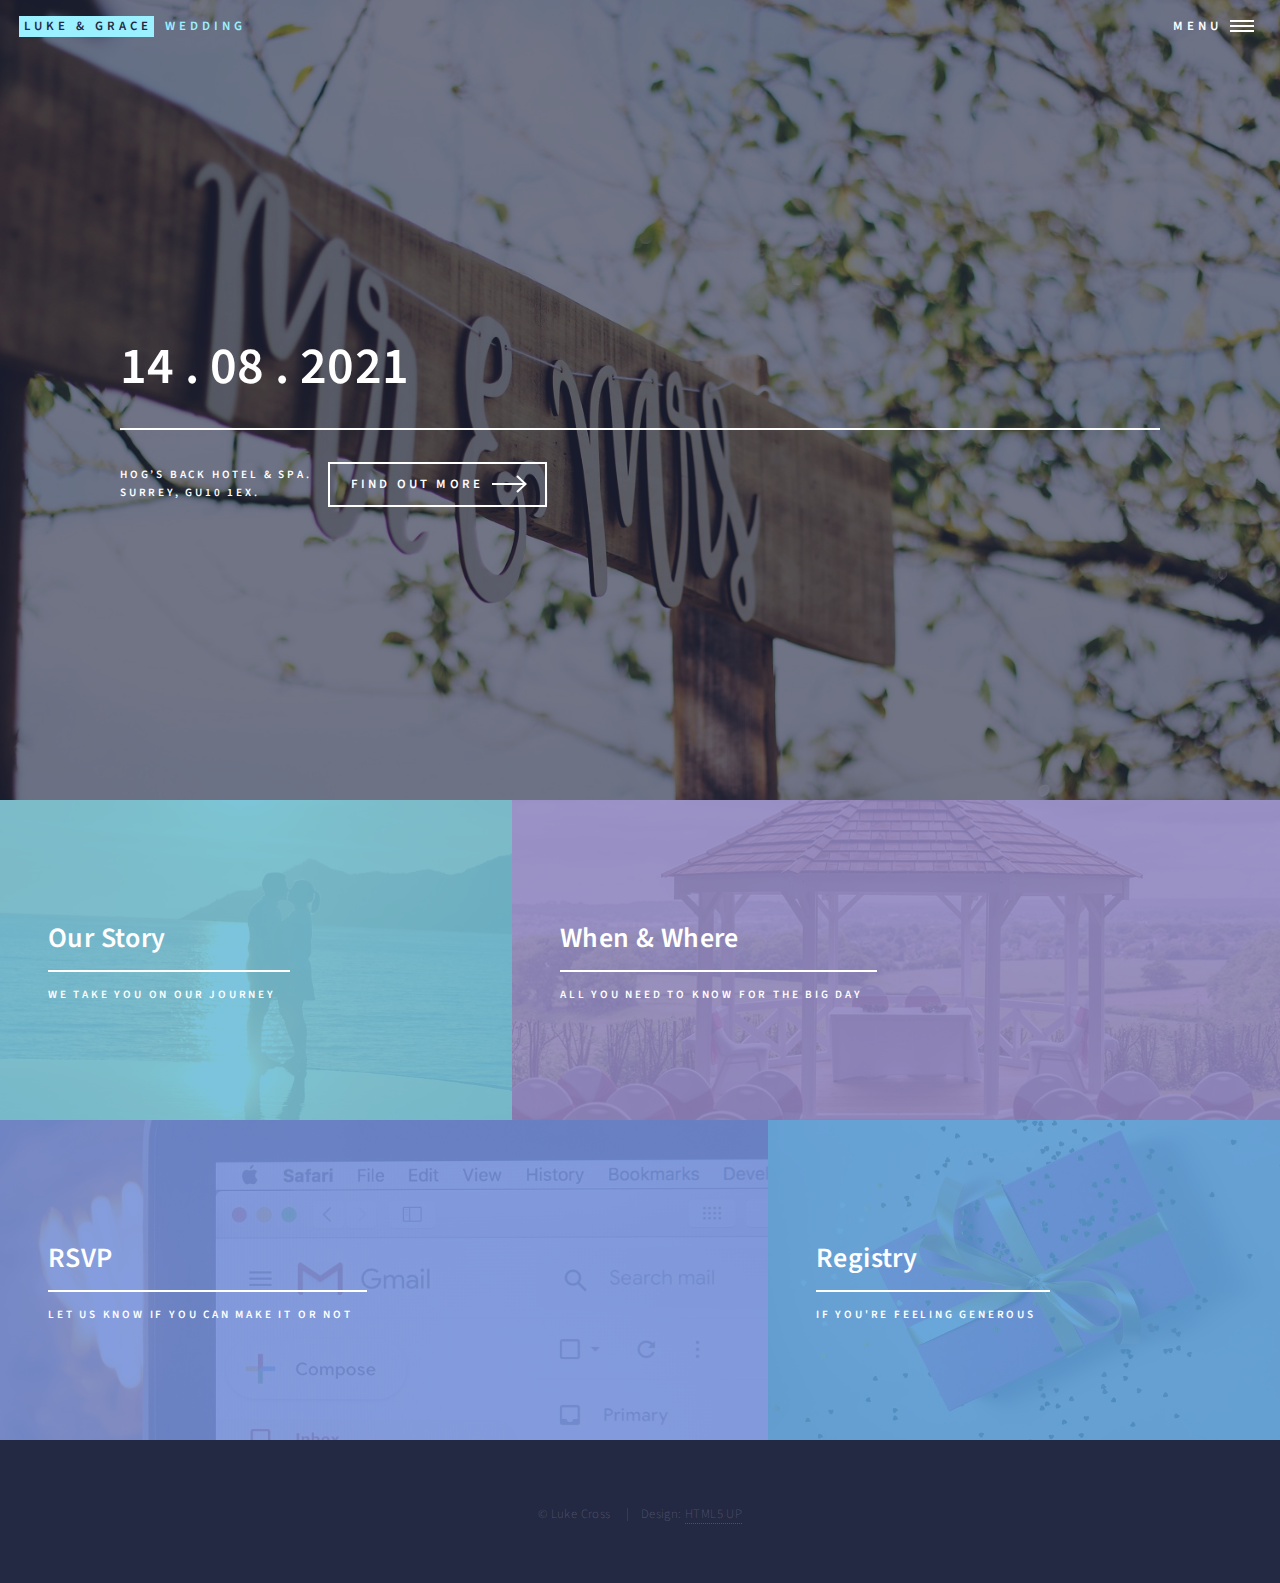
<file: index.html>
<!DOCTYPE html>
<!--
	Forty by HTML5 UP
	html5up.net | @ajlkn
	Free for personal and commercial use under the CCA 3.0 license (html5up.net/license)
-->
<html>
  <head>
    <script
      async
      src="https://www.googletagmanager.com/gtag/js?id=UA-147270973-1"
    ></script>
    <script>
      window.dataLayer = window.dataLayer || [];
      function gtag() {
        dataLayer.push(arguments);
      }
      gtag("js", new Date());

      gtag("config", "UA-147270973-1");
    </script>
    <title>Luke &amp; Grace - Wedding</title>
    <meta charset="utf-8" />
    <meta
      name="viewport"
      content="width=device-width, initial-scale=1, user-scalable=no"
    />
    <link rel="stylesheet" href="assets/css/main.css" />
    <noscript
      ><link rel="stylesheet" href="assets/css/noscript.css"
    /></noscript>

    <!-- Favicon -->
    <link rel="icon" href="favicon.ico" type="image/x-icon" />
  </head>
  <body class="is-preload">
    <!-- Wrapper -->
    <div id="wrapper">
      <!-- Header -->
      <header id="header" class="alt">
        <a href="./" class="logo"
          ><strong>Luke &amp; Grace</strong> <span>Wedding</span></a
        >
        <nav>
          <a href="#menu">Menu</a>
        </nav>
      </header>

      <!-- Menu -->
      <nav id="menu">
        <ul class="links">
          <li><a href="./">Home</a></li>
          <li><a href="ourstory.html">Our Story</a></li>
          <li><a href="whenandwhere.html">When &amp; Where</a></li>
          <li><a href="registry.html">Registry</a></li>
        </ul>
        <ul class="actions stacked">
          <li><a href="rsvp.html" class="button primary fit">RSVP</a></li>
        </ul>
      </nav>

      <!-- Banner -->
      <section id="banner" class="major">
        <div class="inner">
          <header class="major">
            <h1>14 . 08 . 2021</h1>
          </header>
          <div class="content">
            <p>
              Hog’s Back Hotel & Spa.<br />
              Surrey, GU10 1EX.
            </p>
            <ul class="actions">
              <li>
                <a href="#one" class="button next scrolly">Find Out More</a>
              </li>
            </ul>
          </div>
        </div>
      </section>

      <!-- Main -->
      <div id="main">
        <!-- One -->
        <section id="one" class="tiles">
          <article>
            <span class="image">
              <img src="images/pic01.jpg" alt="" />
            </span>
            <header class="major">
              <h3><a href="ourstory.html" class="link">Our Story</a></h3>
              <p>We take you on our journey</p>
            </header>
          </article>
          <article>
            <span class="image">
              <img src="images/pic02.jpg" alt="" />
            </span>
            <header class="major">
              <h3>
                <a href="whenandwhere.html" class="link">When &amp; Where</a>
              </h3>
              <p>All you need to know for the big day</p>
            </header>
          </article>
          <article>
            <span class="image">
              <img src="images/pic03.jpg" alt="" />
            </span>
            <header class="major">
              <h3><a href="rsvp.html" class="link">RSVP</a></h3>
              <p>Let us know if you can make it or not</p>
            </header>
          </article>
          <article>
            <span class="image">
              <img src="images/pic04.jpg" alt="" />
            </span>
            <header class="major">
              <h3><a href="registry.html" class="link">Registry</a></h3>
              <p>If you're feeling generous</p>
            </header>
          </article>
        </section>
      </div>

      <!-- Footer -->
      <footer id="footer">
        <div class="inner align-center">
          <ul class="copyright">
            <li>&copy; Luke Cross</li>
            <li>Design: <a href="https://html5up.net">HTML5 UP</a></li>
          </ul>
        </div>
      </footer>
    </div>

    <!-- Scripts -->
    <script src="assets/js/jquery.min.js"></script>
    <script src="assets/js/jquery.scrolly.min.js"></script>
    <script src="assets/js/jquery.scrollex.min.js"></script>
    <script src="assets/js/browser.min.js"></script>
    <script src="assets/js/breakpoints.min.js"></script>
    <script src="assets/js/util.js"></script>
    <script src="assets/js/main.js"></script>
  </body>
</html>
</file>
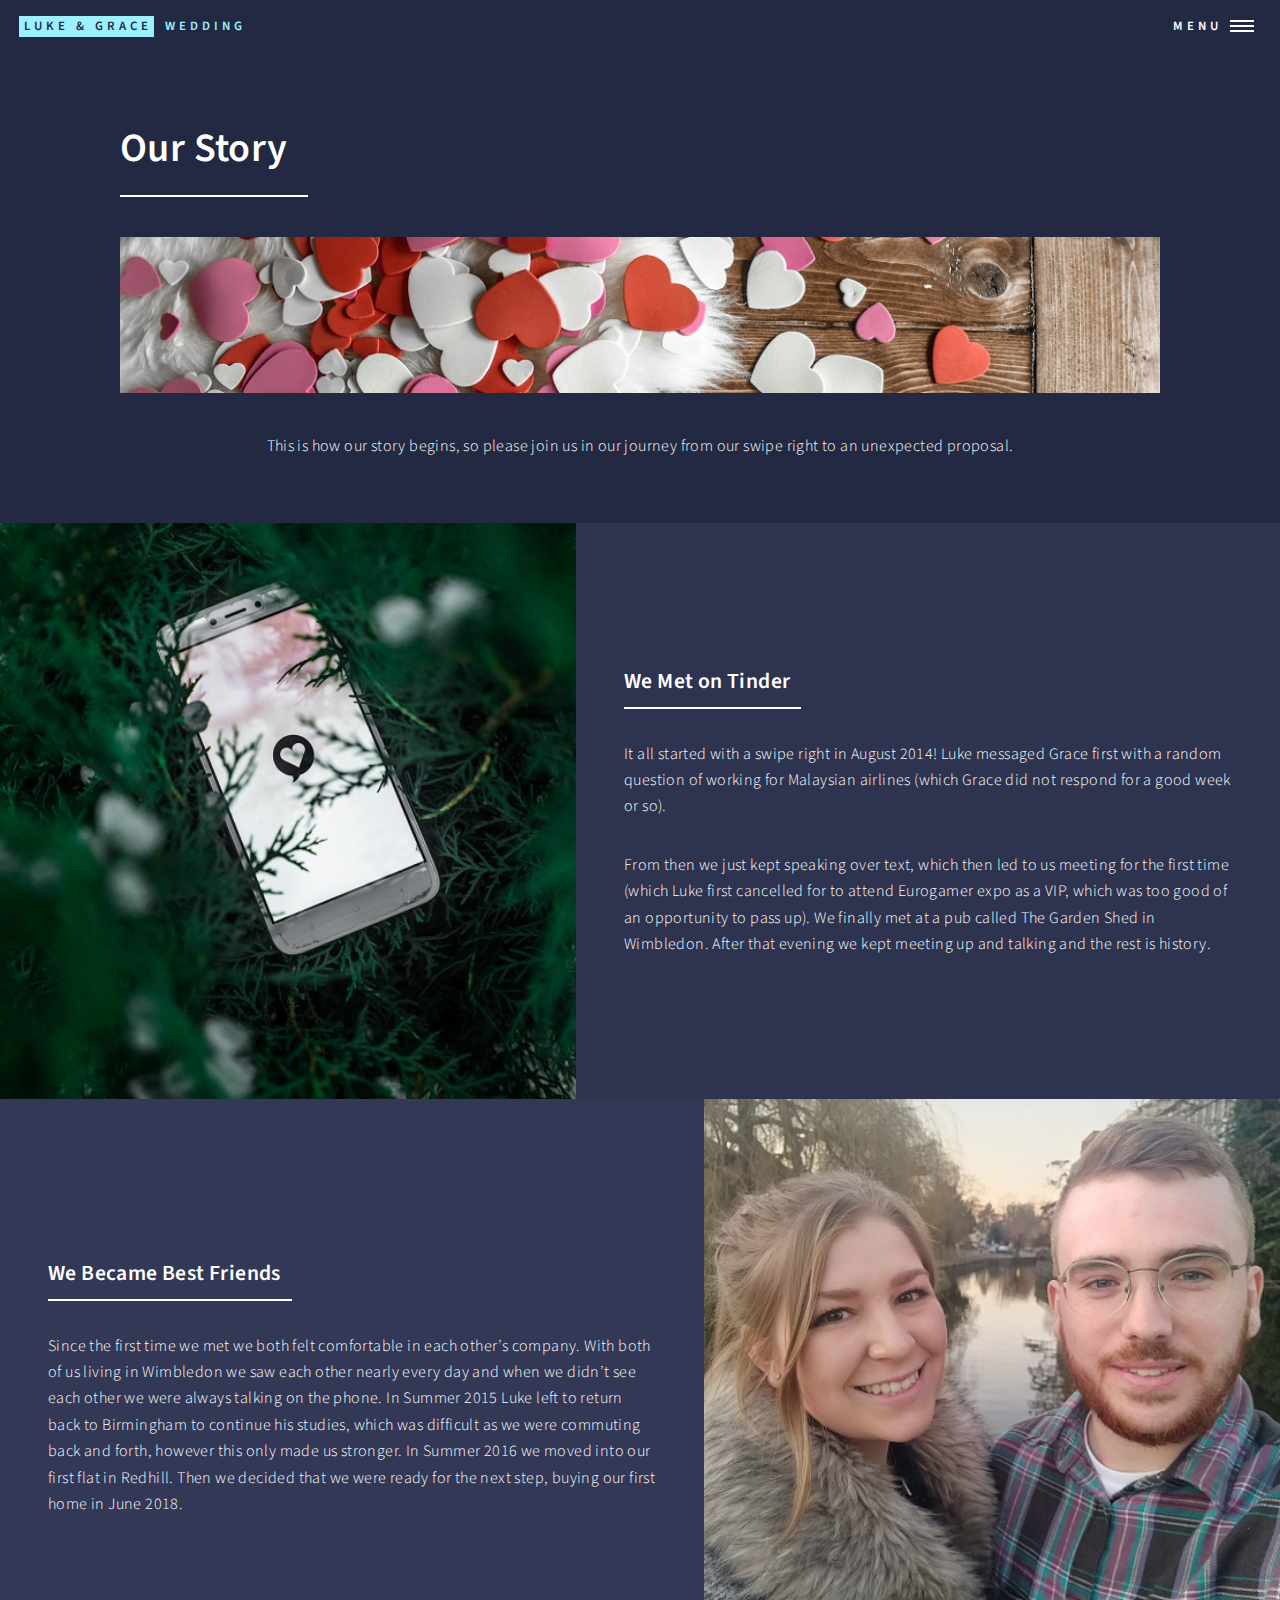
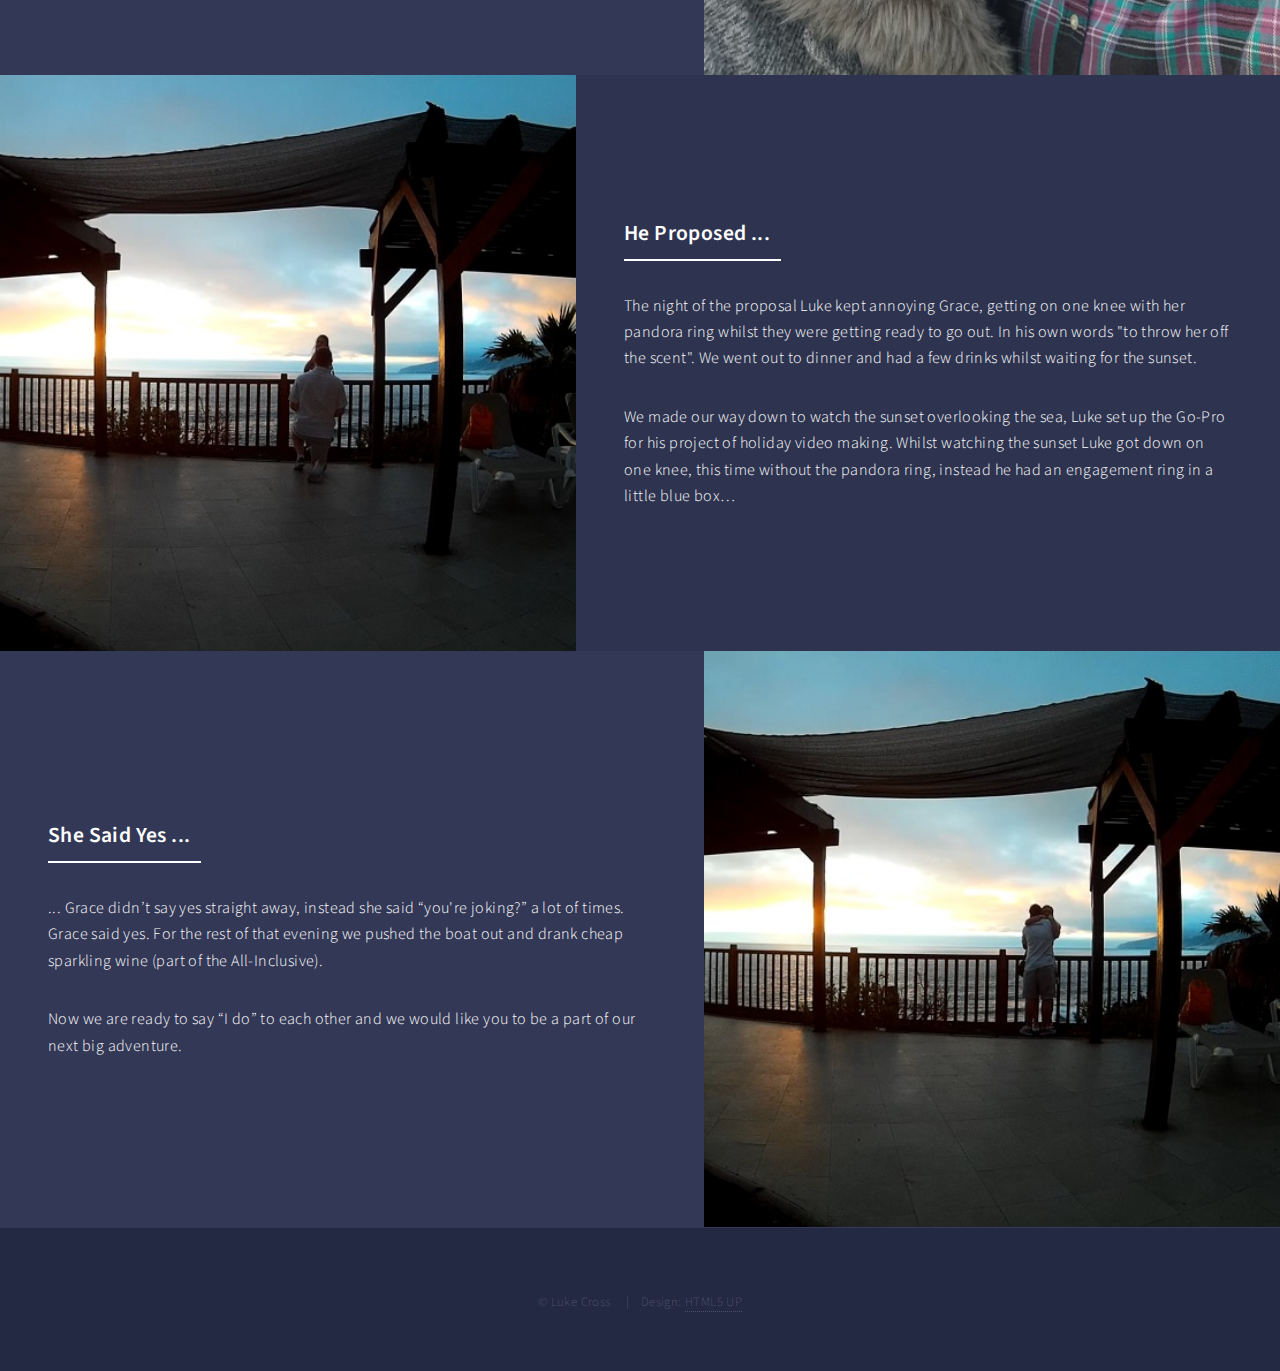
<file: ourstory.html>
<!DOCTYPE html>
<!--
	Forty by HTML5 UP
	html5up.net | @ajlkn
	Free for personal and commercial use under the CCA 3.0 license (html5up.net/license)
-->
<html>
  <head>
    <script
      async
      src="https://www.googletagmanager.com/gtag/js?id=UA-147270973-1"
    ></script>
    <script>
      window.dataLayer = window.dataLayer || [];
      function gtag() {
        dataLayer.push(arguments);
      }
      gtag("js", new Date());

      gtag("config", "UA-147270973-1");
    </script>
    <title>Luke &amp; Grace - Wedding</title>
    <meta charset="utf-8" />
    <meta
      name="viewport"
      content="width=device-width, initial-scale=1, user-scalable=no"
    />
    <link rel="stylesheet" href="assets/css/main.css" />
    <noscript
      ><link rel="stylesheet" href="assets/css/noscript.css"
    /></noscript>

    <!-- Favicon -->
    <link rel="icon" href="favicon.ico" type="image/x-icon" />
  </head>
  <body class="is-preload">
    <!-- Wrapper -->
    <div id="wrapper">
      <!-- Header -->
      <header id="header" class="alt">
        <a href="./" class="logo"
          ><strong>Luke &amp; Grace</strong> <span>Wedding</span></a
        >
        <nav>
          <a href="#menu">Menu</a>
        </nav>
      </header>

      <!-- Menu -->
      <nav id="menu">
        <ul class="links">
          <li><a href="./">Home</a></li>
          <li><a href="ourstory.html">Our Story</a></li>
          <li><a href="whenandwhere.html">When &amp; Where</a></li>
          <li><a href="registry.html">Registry</a></li>
        </ul>
        <ul class="actions stacked">
          <li><a href="rsvp.html" class="button primary fit">RSVP</a></li>
        </ul>
      </nav>

      <!-- Main -->
      <div id="main" class="alt">
        <!-- One -->
        <section id="one">
          <div class="inner">
            <header class="major">
              <h1>Our Story</h1>
            </header>
            <span class="image main"
              ><img src="images/pic01-2.jpg" alt=""
            /></span>
            <p class="align-center">
              This is how our story begins, so please join us in our journey
              from our swipe right to an unexpected proposal.
            </p>
          </div>
        </section>

        <!-- Two -->
        <section id="two" class="spotlights">
          <section>
            <span class="image">
              <img src="images/pic01-3.jpg" alt="" />
            </span>
            <div class="content">
              <div class="inner">
                <header class="major">
                  <h3>We Met on Tinder</h3>
                </header>
                <p>
                  It all started with a swipe right in August 2014! Luke
                  messaged Grace first with a random question of working for
                  Malaysian airlines (which Grace did not respond for a good
                  week or so).
                </p>
                <p>
                  From then we just kept speaking over text, which then led to
                  us meeting for the first time (which Luke first cancelled for
                  to attend Eurogamer expo as a VIP, which was too good of an
                  opportunity to pass up). We finally met at a pub called The
                  Garden Shed in Wimbledon. After that evening we kept meeting
                  up and talking and the rest is history.
                </p>
              </div>
            </div>
          </section>
          <section>
            <span class="image">
              <img src="images/pic01-4.jpg" alt="" />
            </span>
            <div class="content">
              <div class="inner">
                <header class="major">
                  <h3>We Became Best Friends</h3>
                </header>
                <p>
                  Since the first time we met we both felt comfortable in each
                  other’s company. With both of us living in Wimbledon we saw
                  each other nearly every day and when we didn’t see each other
                  we were always talking on the phone. In Summer 2015 Luke left
                  to return back to Birmingham to continue his studies, which
                  was difficult as we were commuting back and forth, however
                  this only made us stronger. In Summer 2016 we moved into our
                  first flat in Redhill. Then we decided that we were ready for
                  the next step, buying our first home in June 2018.
                </p>
              </div>
            </div>
          </section>
          <section>
            <span class="image">
              <img src="images/pic01-5.jpg" alt="" />
            </span>
            <div class="content">
              <div class="inner">
                <header class="major">
                  <h3>He Proposed ...</h3>
                </header>
                <p>
                  The night of the proposal Luke kept annoying Grace, getting on
                  one knee with her pandora ring whilst they were getting ready
                  to go out. In his own words "to throw her off the scent". We
                  went out to dinner and had a few drinks whilst waiting for the
                  sunset.
                </p>
                <p>
                  We made our way down to watch the sunset overlooking the sea,
                  Luke set up the Go-Pro for his project of holiday video
                  making. Whilst watching the sunset Luke got down on one knee,
                  this time without the pandora ring, instead he had an
                  engagement ring in a little blue box…
                </p>
              </div>
            </div>
          </section>
          <section>
            <span class="image">
              <img src="images/pic01-6.jpg" alt="" />
            </span>
            <div class="content">
              <div class="inner">
                <header class="major">
                  <h3>She Said Yes ...</h3>
                </header>
                <p>
                  ... Grace didn’t say yes straight away, instead she said
                  “you're joking?” a lot of times. Grace said yes. For the rest
                  of that evening we pushed the boat out and drank cheap
                  sparkling wine (part of the All-Inclusive).
                </p>
                <p>
                  Now we are ready to say “I do” to each other and we would like
                  you to be a part of our next big adventure.
                </p>
              </div>
            </div>
          </section>
        </section>
      </div>

      <!-- Footer -->
      <footer id="footer">
        <div class="inner align-center">
          <ul class="copyright">
            <li>&copy; Luke Cross</li>
            <li>Design: <a href="https://html5up.net">HTML5 UP</a></li>
          </ul>
        </div>
      </footer>
    </div>

    <!-- Scripts -->
    <script src="assets/js/jquery.min.js"></script>
    <script src="assets/js/jquery.scrolly.min.js"></script>
    <script src="assets/js/jquery.scrollex.min.js"></script>
    <script src="assets/js/browser.min.js"></script>
    <script src="assets/js/breakpoints.min.js"></script>
    <script src="assets/js/util.js"></script>
    <script src="assets/js/main.js"></script>
  </body>
</html>
</file>
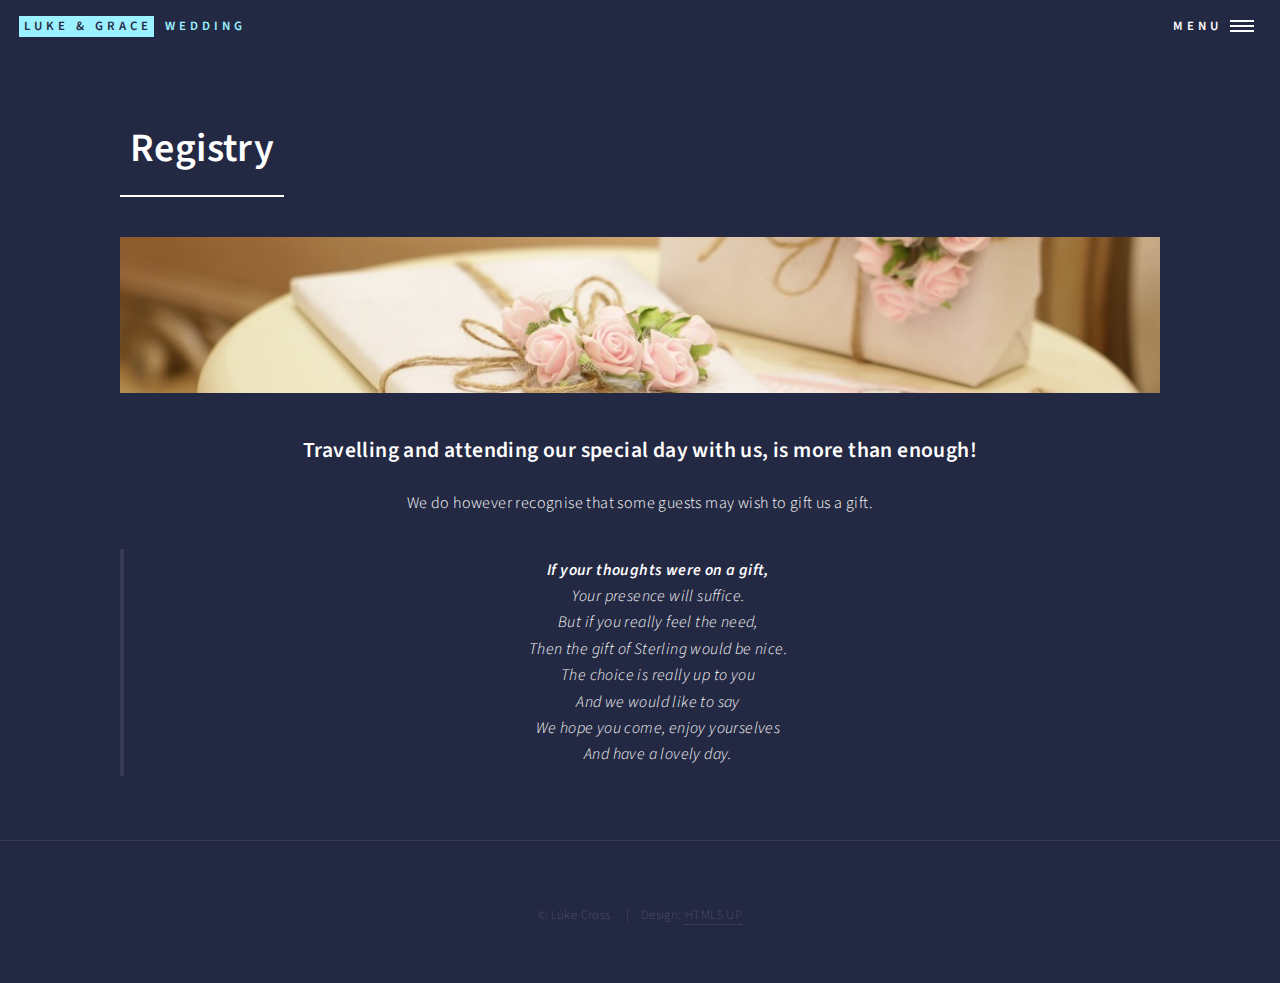
<file: registry.html>
<!DOCTYPE html>
<!--
	Forty by HTML5 UP
	html5up.net | @ajlkn
	Free for personal and commercial use under the CCA 3.0 license (html5up.net/license)
-->
<html>
  <head>
    <script
      async
      src="https://www.googletagmanager.com/gtag/js?id=UA-147270973-1"
    ></script>
    <script>
      window.dataLayer = window.dataLayer || [];
      function gtag() {
        dataLayer.push(arguments);
      }
      gtag("js", new Date());

      gtag("config", "UA-147270973-1");
    </script>
    <title>Luke &amp; Grace - Wedding</title>
    <meta charset="utf-8" />
    <meta
      name="viewport"
      content="width=device-width, initial-scale=1, user-scalable=no"
    />
    <link rel="stylesheet" href="assets/css/main.css" />
    <noscript
      ><link rel="stylesheet" href="assets/css/noscript.css"
    /></noscript>

    <!-- Favicon -->
    <link rel="icon" href="favicon.ico" type="image/x-icon" />
  </head>
  <body class="is-preload">
    <!-- Wrapper -->
    <div id="wrapper">
      <!-- Header -->
      <header id="header" class="alt">
        <a href="./" class="logo"
          ><strong>Luke &amp; Grace</strong> <span>Wedding</span></a
        >
        <nav>
          <a href="#menu">Menu</a>
        </nav>
      </header>

      <!-- Menu -->
      <nav id="menu">
        <ul class="links">
          <li><a href="./">Home</a></li>
          <li><a href="ourstory.html">Our Story</a></li>
          <li><a href="whenandwhere.html">When &amp; Where</a></li>
          <li><a href="registry.html">Registry</a></li>
        </ul>
        <ul class="actions stacked">
          <li><a href="rsvp.html" class="button primary fit">RSVP</a></li>
        </ul>
      </nav>

      <!-- Main -->
      <div id="main" class="alt">
        <!-- One -->
        <section id="one">
          <div class="inner align-center">
            <header class="major">
              <h1>Registry</h1>
            </header>
            <span class="image main"
              ><img src="images/pic04-2.jpg" alt=""
            /></span>
            <h3>
              Travelling and attending our special day with us, is more than
              enough!
            </h3>
            <p>
              We do however recognise that some guests may wish to gift us a
              gift.
            </p>
            <blockquote>
              <strong>If your thoughts were on a gift,</strong><br />
              Your presence will suffice.<br />
              But if you really feel the need,<br />
              Then the gift of Sterling would be nice.<br />
              The choice is really up to you<br />
              And we would like to say<br />
              We hope you come, enjoy yourselves<br />
              And have a lovely day.<br />
            </blockquote>
          </div>
        </section>
      </div>

      <!-- Footer -->
      <footer id="footer">
        <div class="inner align-center">
          <ul class="copyright">
            <li>&copy; Luke Cross</li>
            <li>Design: <a href="https://html5up.net">HTML5 UP</a></li>
          </ul>
        </div>
      </footer>
    </div>

    <!-- Scripts -->
    <script src="assets/js/jquery.min.js"></script>
    <script src="assets/js/jquery.scrolly.min.js"></script>
    <script src="assets/js/jquery.scrollex.min.js"></script>
    <script src="assets/js/browser.min.js"></script>
    <script src="assets/js/breakpoints.min.js"></script>
    <script src="assets/js/util.js"></script>
    <script src="assets/js/main.js"></script>
  </body>
</html>
</file>
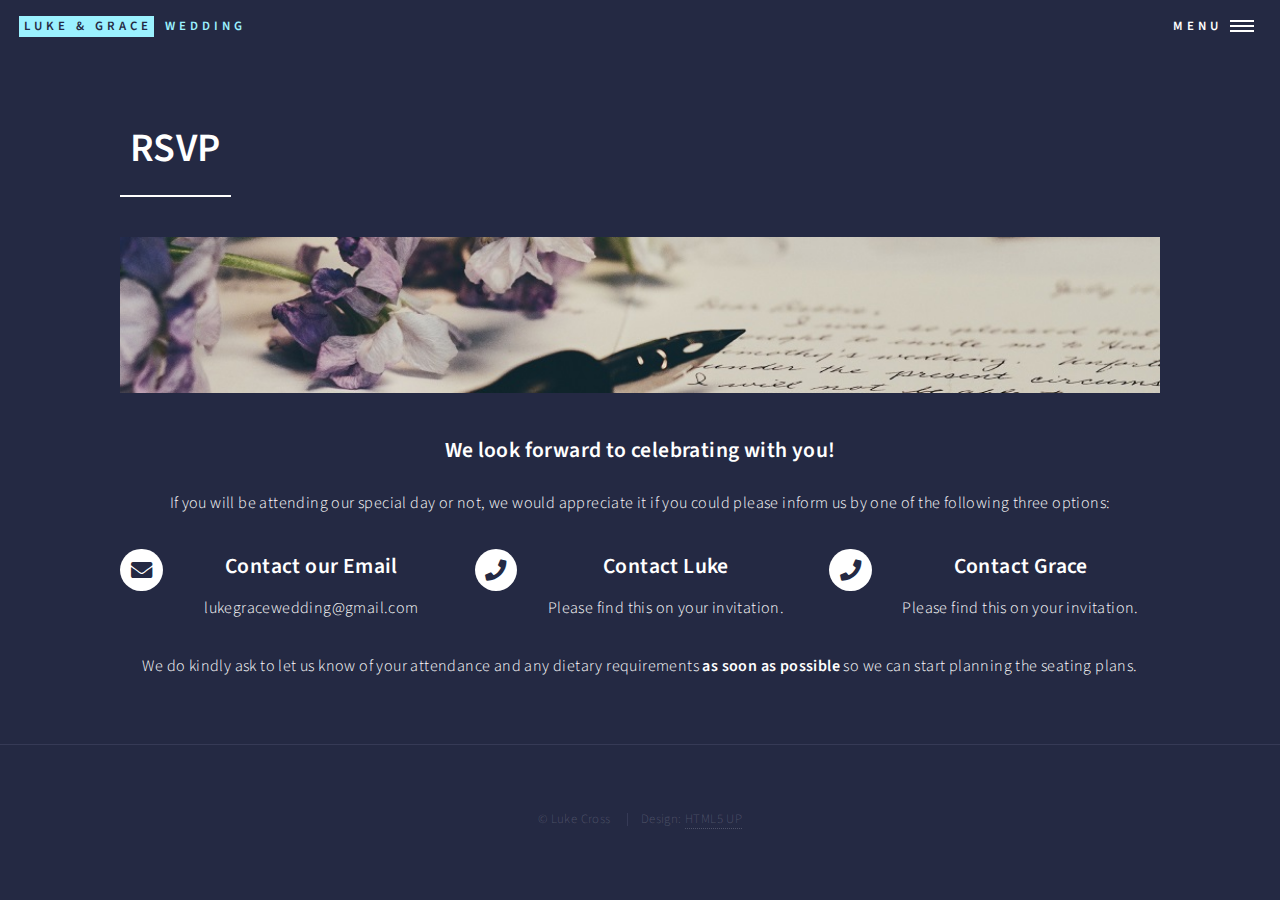
<file: rsvp.html>
<!DOCTYPE html>
<!--
	Forty by HTML5 UP
	html5up.net | @ajlkn
	Free for personal and commercial use under the CCA 3.0 license (html5up.net/license)
-->
<html>
  <head>
    <script
      async
      src="https://www.googletagmanager.com/gtag/js?id=UA-147270973-1"
    ></script>
    <script>
      window.dataLayer = window.dataLayer || [];
      function gtag() {
        dataLayer.push(arguments);
      }
      gtag("js", new Date());

      gtag("config", "UA-147270973-1");
    </script>
    <title>Luke &amp; Grace - Wedding</title>
    <meta charset="utf-8" />
    <meta
      name="viewport"
      content="width=device-width, initial-scale=1, user-scalable=no"
    />
    <link rel="stylesheet" href="assets/css/main.css" />
    <noscript
      ><link rel="stylesheet" href="assets/css/noscript.css"
    /></noscript>

    <!-- Favicon -->
    <link rel="icon" href="favicon.ico" type="image/x-icon" />
  </head>
  <body class="is-preload">
    <!-- Wrapper -->
    <div id="wrapper">
      <!-- Header -->
      <header id="header" class="alt">
        <a href="./" class="logo"
          ><strong>Luke &amp; Grace</strong> <span>Wedding</span></a
        >
        <nav>
          <a href="#menu">Menu</a>
        </nav>
      </header>

      <!-- Menu -->
      <nav id="menu">
        <ul class="links">
          <li><a href="./">Home</a></li>
          <li><a href="ourstory.html">Our Story</a></li>
          <li><a href="whenandwhere.html">When &amp; Where</a></li>
          <li><a href="registry.html">Registry</a></li>
        </ul>
        <ul class="actions stacked">
          <li><a href="rsvp.html" class="button primary fit">RSVP</a></li>
        </ul>
      </nav>

      <!-- Main -->
      <div id="main" class="alt">
        <!-- One -->
        <section id="one">
          <div class="inner align-center">
            <header class="major">
              <h1>RSVP</h1>
            </header>
            <span class="image main"
              ><img src="images/pic03-2.jpg" alt=""
            /></span>
            <h3>We look forward to celebrating with you!</h3>
            <p>
              If you will be attending our special day or not, we would
              appreciate it if you could please inform us by one of the
              following three options:
            </p>
            <div class="row">
              <div class="col-12-medium col-4">
                <div class="contact-method">
                  <span
                    class="icon solid alt fa-envelope fa-lg fa-fw"
                    style="margin-right: 10px"
                  ></span>
                  <h3>Contact our Email</h3>
                  <span>lukegracewedding@gmail.com</span>
                </div>
              </div>
              <div class="col-12-medium col-4">
                <div class="contact-method">
                  <span
                    class="icon solid alt fa-phone fa-lg fa-fw"
                    style="margin-right: 10px"
                  ></span>
                  <h3>Contact Luke</h3>
                  <span>Please find this on your invitation.</span>
                </div>
              </div>
              <div class="col-12-medium col-4">
                <div class="contact-method">
                  <span
                    class="icon solid alt fa-phone fa-lg fa-fw"
                    style="margin-right: 10px"
                  ></span>
                  <h3>Contact Grace</h3>
                  <span>Please find this on your invitation.</span>
                </div>
              </div>
            </div>
            <p>
              We do kindly ask to let us know of your attendance and any dietary
              requirements <strong>as soon as possible</strong> so we can start
              planning the seating plans.
            </p>
          </div>
        </section>
      </div>

      <!-- Footer -->
      <footer id="footer">
        <div class="inner align-center">
          <ul class="copyright">
            <li>&copy; Luke Cross</li>
            <li>Design: <a href="https://html5up.net">HTML5 UP</a></li>
          </ul>
        </div>
      </footer>
    </div>

    <!-- Scripts -->
    <script src="assets/js/jquery.min.js"></script>
    <script src="assets/js/jquery.scrolly.min.js"></script>
    <script src="assets/js/jquery.scrollex.min.js"></script>
    <script src="assets/js/browser.min.js"></script>
    <script src="assets/js/breakpoints.min.js"></script>
    <script src="assets/js/util.js"></script>
    <script src="assets/js/main.js"></script>
  </body>
</html>
</file>
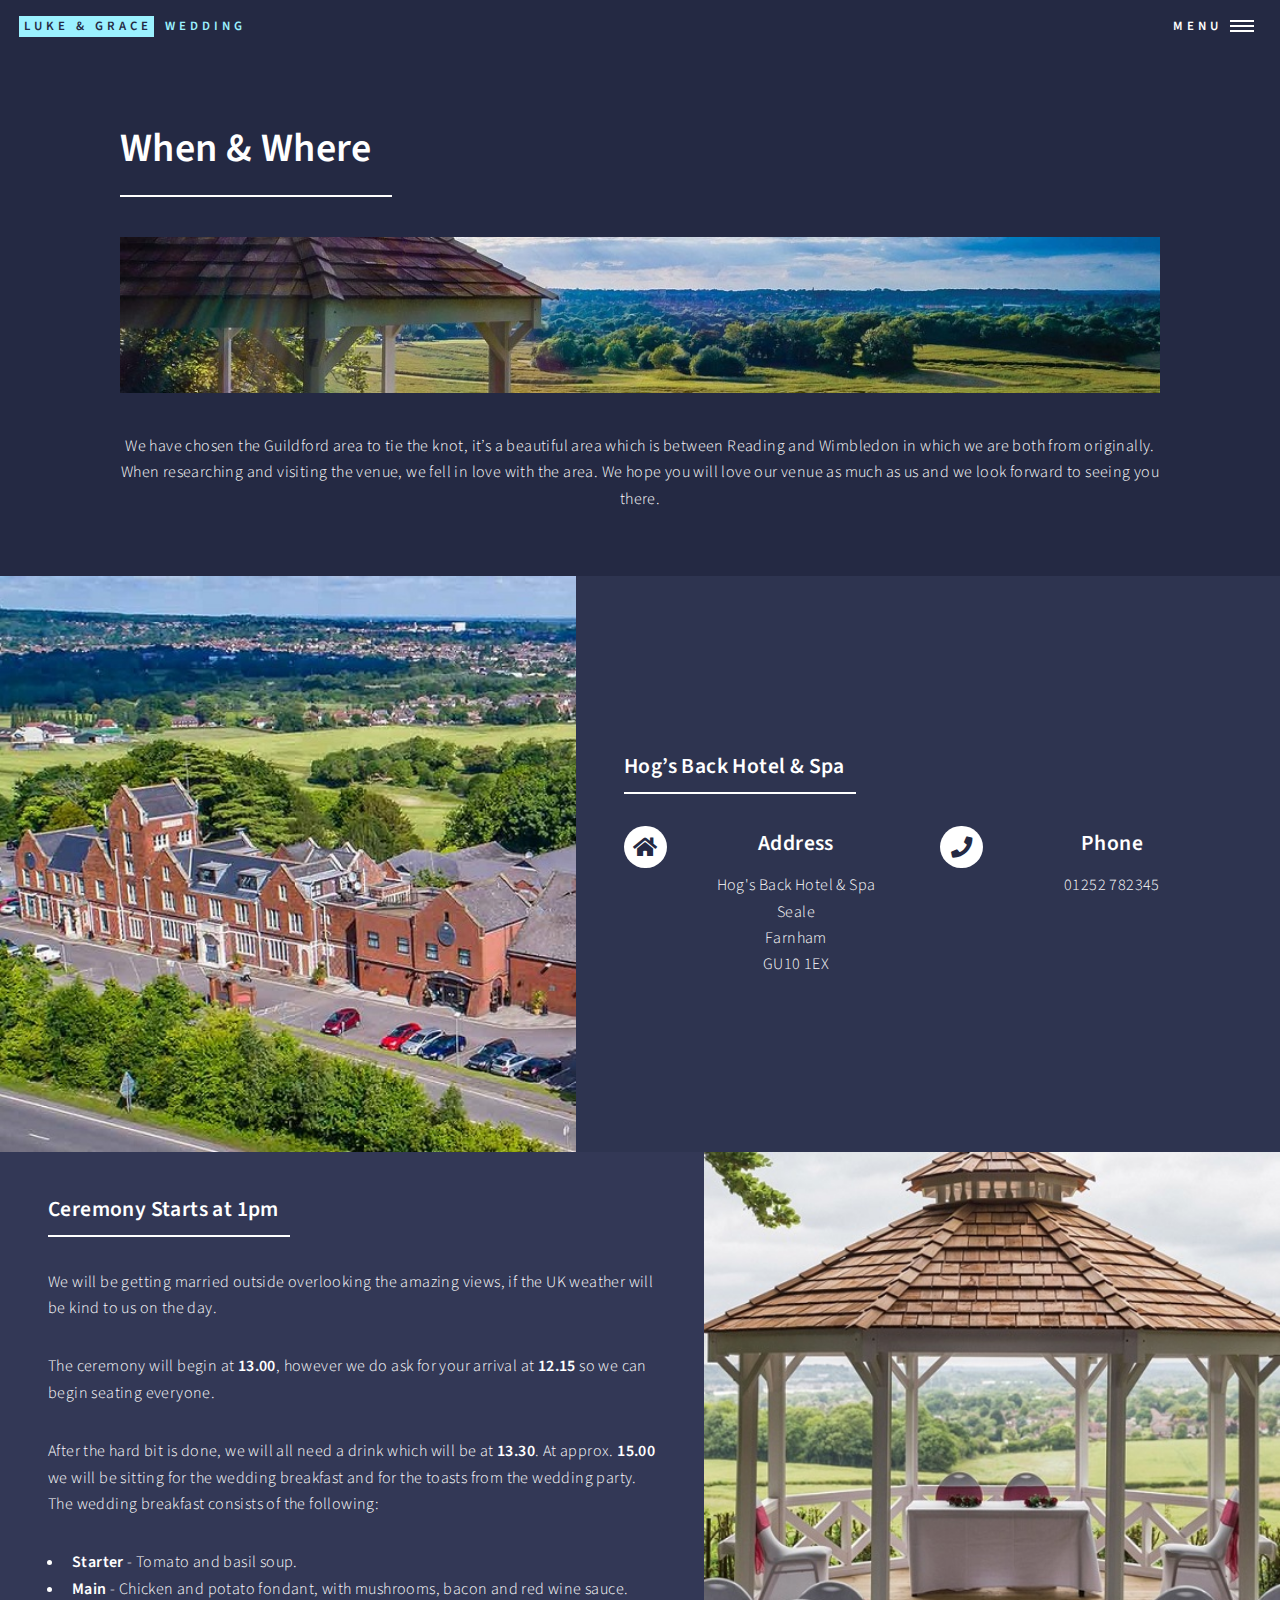
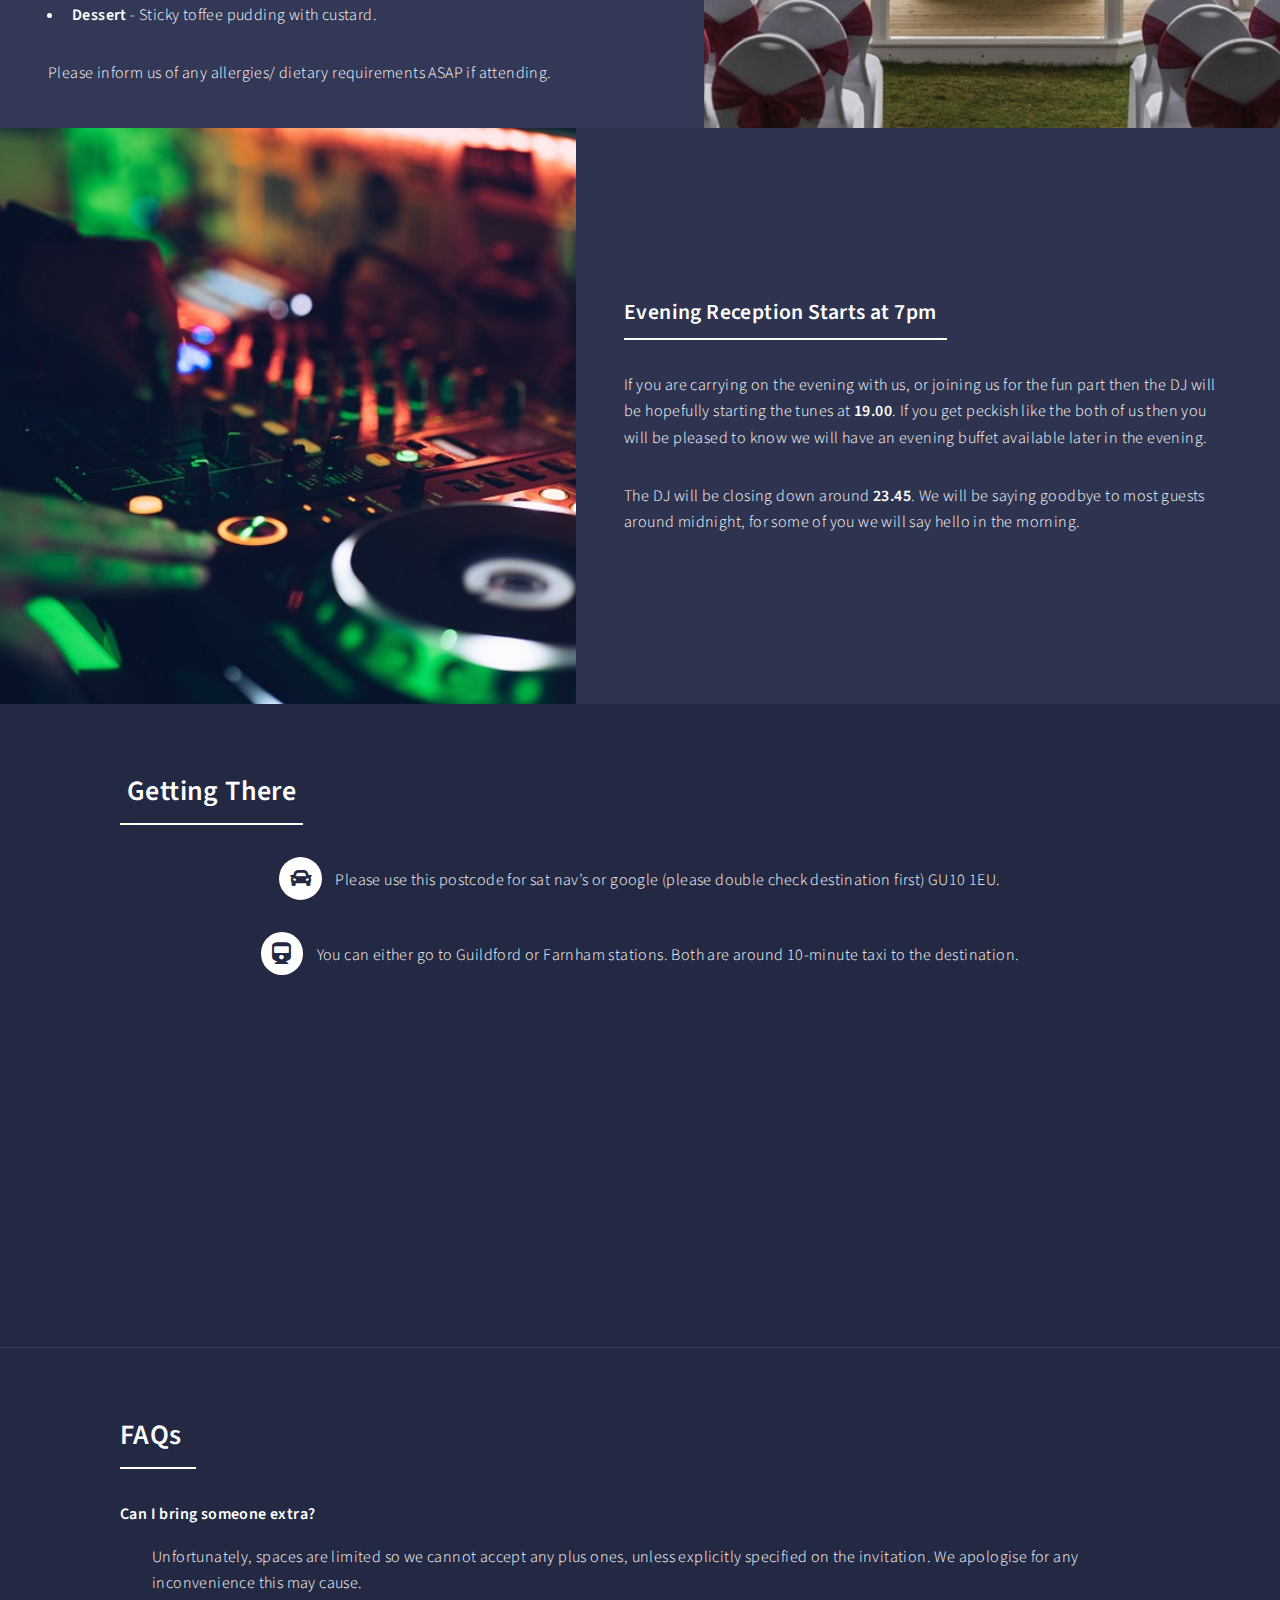
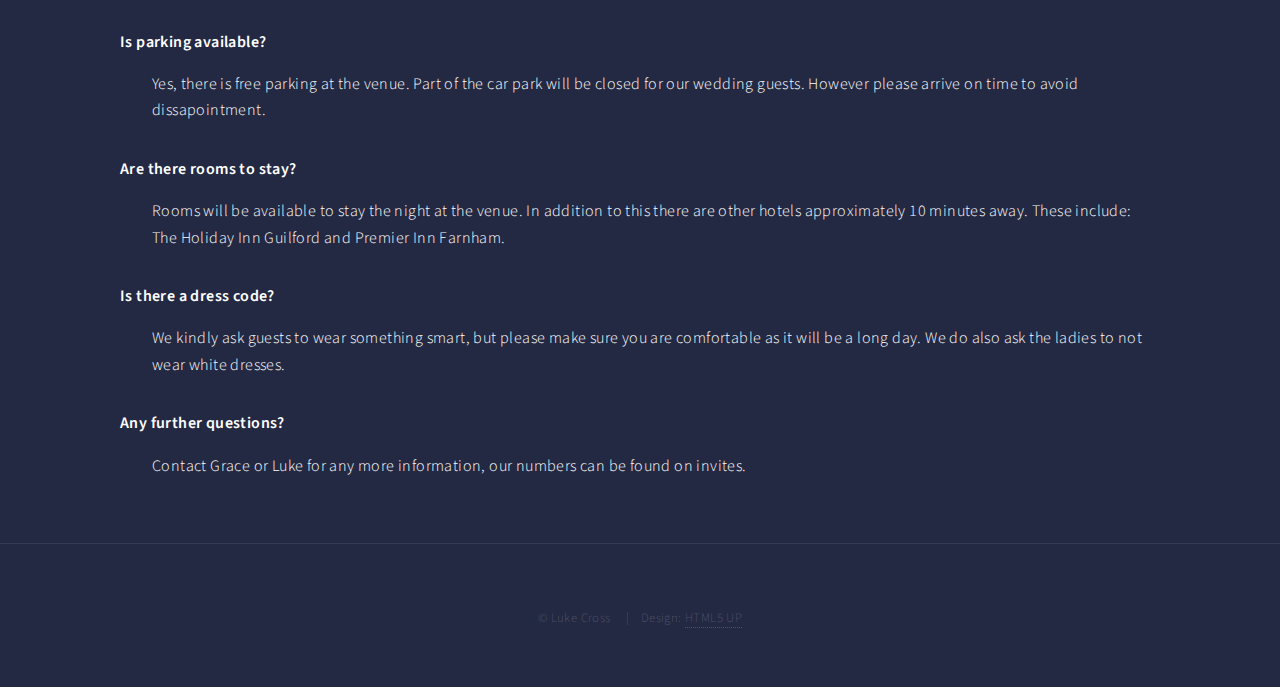
<file: whenandwhere.html>
<!DOCTYPE html>
<!--
	Forty by HTML5 UP
	html5up.net | @ajlkn
	Free for personal and commercial use under the CCA 3.0 license (html5up.net/license)
-->
<html>
  <head>
    <script
      async
      src="https://www.googletagmanager.com/gtag/js?id=UA-147270973-1"
    ></script>
    <script>
      window.dataLayer = window.dataLayer || [];
      function gtag() {
        dataLayer.push(arguments);
      }
      gtag("js", new Date());

      gtag("config", "UA-147270973-1");
    </script>
    <title>Luke &amp; Grace - Wedding</title>
    <meta charset="utf-8" />
    <meta
      name="viewport"
      content="width=device-width, initial-scale=1, user-scalable=no"
    />
    <link rel="stylesheet" href="assets/css/main.css" />
    <noscript
      ><link rel="stylesheet" href="assets/css/noscript.css"
    /></noscript>

    <!-- Favicon -->
    <link rel="icon" href="favicon.ico" type="image/x-icon" />
  </head>
  <body class="is-preload">
    <!-- Wrapper -->
    <div id="wrapper">
      <!-- Header -->
      <header id="header" class="alt">
        <a href="./" class="logo"
          ><strong>Luke &amp; Grace</strong> <span>Wedding</span></a
        >
        <nav>
          <a href="#menu">Menu</a>
        </nav>
      </header>

      <!-- Menu -->
      <nav id="menu">
        <ul class="links">
          <li><a href="./">Home</a></li>
          <li><a href="ourstory.html">Our Story</a></li>
          <li><a href="whenandwhere.html">When &amp; Where</a></li>
          <li><a href="registry.html">Registry</a></li>
        </ul>
        <ul class="actions stacked">
          <li><a href="rsvp.html" class="button primary fit">RSVP</a></li>
        </ul>
      </nav>

      <!-- Main -->
      <div id="main" class="alt">
        <!-- One -->
        <section id="one">
          <div class="inner">
            <header class="major">
              <h1>When &amp; Where</h1>
            </header>
            <span class="image main"
              ><img src="images/pic02-2.jpg" alt=""
            /></span>
            <p class="align-center">
              We have chosen the Guildford area to tie the knot, it’s a
              beautiful area which is between Reading and Wimbledon in which we
              are both from originally. When researching and visiting the venue,
              we fell in love with the area. We hope you will love our venue as
              much as us and we look forward to seeing you there.
            </p>
          </div>
        </section>

        <!-- Two -->
        <section id="two" class="spotlights">
          <section>
            <span class="image">
              <img src="images/pic02-3.jpg" alt="" />
            </span>
            <div class="content">
              <div class="inner">
                <header class="major">
                  <h3>Hog’s Back Hotel &amp; Spa</h3>
                </header>
                <div class="row align-center">
                  <div class="col-12-medium col-6">
                    <div class="contact-method">
                      <span
                        class="icon solid alt fa-home fa-lg fa-fw"
                        style="margin-right: 10px"
                      ></span>
                      <h3>Address</h3>
                      <span>
                        Hog's Back Hotel &amp; Spa<br />
                        Seale<br />
                        Farnham<br />
                        GU10 1EX
                      </span>
                    </div>
                  </div>
                  <div class="col-12-medium col-6">
                    <div class="contact-method">
                      <span
                        class="icon solid alt fa-phone fa-lg fa-fw"
                        style="margin-right: 10px"
                      ></span>
                      <h3>Phone</h3>
                      <span>01252 782345</span>
                    </div>
                  </div>
                </div>
              </div>
            </div>
          </section>
          <section>
            <span class="image">
              <img src="images/pic02-4.jpg" alt="" />
            </span>
            <div class="content">
              <div class="inner">
                <header class="major">
                  <h3>Ceremony Starts at 1pm</h3>
                </header>
                <p>
                  We will be getting married outside overlooking the amazing
                  views, if the UK weather will be kind to us on the day.
                </p>
                <p>
                  The ceremony will begin at <strong>13.00</strong>, however we
                  do ask for your arrival at <strong>12.15</strong> so we can
                  begin seating everyone.
                </p>
                <p>
                  After the hard bit is done, we will all need a drink which
                  will be at <strong>13.30</strong>. At approx.
                  <strong>15.00</strong> we will be sitting for the wedding
                  breakfast and for the toasts from the wedding party. The
                  wedding breakfast consists of the following:
                </p>
                <ul>
                  <li><strong>Starter</strong> - Tomato and basil soup.</li>
                  <li>
                    <strong>Main</strong> - Chicken and potato fondant, with
                    mushrooms, bacon and red wine sauce.
                  </li>
                  <li>
                    <strong>Dessert</strong> - Sticky toffee pudding with
                    custard.
                  </li>
                </ul>
                <p>
                  Please inform us of any allergies/ dietary requirements ASAP
                  if attending.
                </p>
              </div>
            </div>
          </section>
          <section>
            <span class="image">
              <img src="images/pic02-5.jpg" alt="" />
            </span>
            <div class="content">
              <div class="inner">
                <header class="major">
                  <h3>Evening Reception Starts at 7pm</h3>
                </header>
                <p>
                  If you are carrying on the evening with us, or joining us for
                  the fun part then the DJ will be hopefully starting the tunes
                  at <strong>19.00</strong>. If you get peckish like the both of
                  us then you will be pleased to know we will have an evening
                  buffet available later in the evening.
                </p>
                <p>
                  The DJ will be closing down around <strong>23.45</strong>. We
                  will be saying goodbye to most guests around midnight, for
                  some of you we will say hello in the morning.
                </p>
              </div>
            </div>
          </section>
        </section>

        <!-- Three -->
        <section id="three">
          <div class="inner align-center">
            <header class="major">
              <h2>Getting There</h2>
            </header>
            <p>
              <i
                class="icon solid alt fa-car fa-lg fa-fw"
                style="margin-right: 10px"
              ></i>
              Please use this postcode for sat nav’s or google (please double
              check destination first) GU10 1EU.
            </p>
            <p>
              <i
                class="icon solid alt fa-train fa-lg fa-fw"
                style="margin-right: 10px"
              ></i>
              You can either go to Guildford or Farnham stations. Both are
              around 10-minute taxi to the destination.
            </p>
            <iframe
              src="https://www.google.com/maps/embed?pb=!1m18!1m12!1m3!1d2498.598983738631!2d-0.724367284082717!3d51.226462639025904!2m3!1f0!2f0!3f0!3m2!1i1024!2i768!4f13.1!3m3!1m2!1s0x4875d319031ed467%3A0xa59b5c0d954f481b!2sHog&#39;s%20Back%20Hotel%20and%20Spa%20-%20Surya%20Hotels!5e0!3m2!1sen!2suk!4v1566676762569!5m2!1sen!2suk"
              height="300"
              frameborder="0"
              style="border: 0; width: 100%"
              allowfullscreen=""
            ></iframe>
          </div>
        </section>

        <!-- Four -->
        <section id="four">
          <div class="inner">
            <header class="major">
              <h2>FAQs</h2>
            </header>
            <dl>
              <dt>Can I bring someone extra?</dt>
              <dd>
                <p>
                  Unfortunately, spaces are limited so we cannot accept any plus
                  ones, unless explicitly specified on the invitation. We
                  apologise for any inconvenience this may cause.
                </p>
              </dd>
              <dt>Is parking available?</dt>
              <dd>
                <p>
                  Yes, there is free parking at the venue. Part of the car park
                  will be closed for our wedding guests. However please arrive
                  on time to avoid dissapointment.
                </p>
              </dd>
              <dt>Are there rooms to stay?</dt>
              <dd>
                <p>
                  Rooms will be available to stay the night at the venue. In
                  addition to this there are other hotels approximately 10
                  minutes away. These include: The Holiday Inn Guilford and
                  Premier Inn Farnham.
                </p>
              </dd>
              <dt>Is there a dress code?</dt>
              <dd>
                <p>
                  We kindly ask guests to wear something smart, but please make
                  sure you are comfortable as it will be a long day. We do also
                  ask the ladies to not wear white dresses.
                </p>
              </dd>
              <dt>Any further questions?</dt>
              <dd>
                <p>
                  Contact Grace or Luke for any more information, our numbers
                  can be found on invites.
                </p>
              </dd>
            </dl>
          </div>
        </section>
      </div>

      <!-- Footer -->
      <footer id="footer">
        <div class="inner align-center">
          <ul class="copyright">
            <li>&copy; Luke Cross</li>
            <li>Design: <a href="https://html5up.net">HTML5 UP</a></li>
          </ul>
        </div>
      </footer>
    </div>

    <!-- Scripts -->
    <script src="assets/js/jquery.min.js"></script>
    <script src="assets/js/jquery.scrolly.min.js"></script>
    <script src="assets/js/jquery.scrollex.min.js"></script>
    <script src="assets/js/browser.min.js"></script>
    <script src="assets/js/breakpoints.min.js"></script>
    <script src="assets/js/util.js"></script>
    <script src="assets/js/main.js"></script>
  </body>
</html>
</file>
<file: assets/css/noscript.css>
/*
	Forty by HTML5 UP
	html5up.net | @ajlkn
	Free for personal and commercial use under the CCA 3.0 license (html5up.net/license)
*/

/* Banner */

body.is-preload #banner:after {
  opacity: 0.85;
}

body.is-preload #banner > .inner {
  -moz-filter: none;
  -webkit-filter: none;
  -ms-filter: none;
  filter: none;
  -moz-transform: none;
  -webkit-transform: none;
  -ms-transform: none;
  transform: none;
  opacity: 1;
}
</file>
<file: assets/css/main.css>
@import url(fontawesome-all.min.css);
@import url("https://fonts.googleapis.com/css?family=Source+Sans+Pro:300,300italic,600,600italic");

/*
	Forty by HTML5 UP
	html5up.net | @ajlkn
	Free for personal and commercial use under the CCA 3.0 license (html5up.net/license)
*/

html,
body,
div,
span,
applet,
object,
iframe,
h1,
h2,
h3,
h4,
h5,
h6,
p,
blockquote,
pre,
a,
abbr,
acronym,
address,
big,
cite,
code,
del,
dfn,
em,
img,
ins,
kbd,
q,
s,
samp,
small,
strike,
strong,
sub,
sup,
tt,
var,
b,
u,
i,
center,
dl,
dt,
dd,
ol,
ul,
li,
fieldset,
form,
label,
legend,
table,
caption,
tbody,
tfoot,
thead,
tr,
th,
td,
article,
aside,
canvas,
details,
embed,
figure,
figcaption,
footer,
header,
hgroup,
menu,
nav,
output,
ruby,
section,
summary,
time,
mark,
audio,
video {
  margin: 0;
  padding: 0;
  border: 0;
  font-size: 100%;
  font: inherit;
  vertical-align: baseline;
}

article,
aside,
details,
figcaption,
figure,
footer,
header,
hgroup,
menu,
nav,
section {
  display: block;
}

body {
  line-height: 1;
}

ol,
ul {
  list-style: none;
}

blockquote,
q {
  quotes: none;
}

blockquote:before,
blockquote:after,
q:before,
q:after {
  content: "";
  content: none;
}

table {
  border-collapse: collapse;
  border-spacing: 0;
}

body {
  -webkit-text-size-adjust: none;
}

mark {
  background-color: transparent;
  color: inherit;
}

input::-moz-focus-inner {
  border: 0;
  padding: 0;
}

input,
select,
textarea {
  -moz-appearance: none;
  -webkit-appearance: none;
  -ms-appearance: none;
  appearance: none;
}

/* Basic */

@-ms-viewport {
  width: device-width;
}

body {
  -ms-overflow-style: scrollbar;
}

@media screen and (max-width: 480px) {
  html,
  body {
    min-width: 320px;
  }
}

html {
  box-sizing: border-box;
}

*,
*:before,
*:after {
  box-sizing: inherit;
}

body {
  background: #242943;
}

body.is-preload *,
body.is-preload *:before,
body.is-preload *:after {
  -moz-animation: none !important;
  -webkit-animation: none !important;
  -ms-animation: none !important;
  animation: none !important;
  -moz-transition: none !important;
  -webkit-transition: none !important;
  -ms-transition: none !important;
  transition: none !important;
}

/* Type */

body,
input,
select,
textarea {
  color: #ffffff;
  font-family: "Source Sans Pro", Helvetica, sans-serif;
  font-size: 17pt;
  font-weight: 300;
  letter-spacing: 0.025em;
  line-height: 1.65;
}

@media screen and (max-width: 1680px) {
  body,
  input,
  select,
  textarea {
    font-size: 14pt;
  }
}

@media screen and (max-width: 1280px) {
  body,
  input,
  select,
  textarea {
    font-size: 12pt;
  }
}

@media screen and (max-width: 360px) {
  body,
  input,
  select,
  textarea {
    font-size: 11pt;
  }
}

a {
  -moz-transition: color 0.2s ease-in-out, border-bottom-color 0.2s ease-in-out;
  -webkit-transition: color 0.2s ease-in-out,
    border-bottom-color 0.2s ease-in-out;
  -ms-transition: color 0.2s ease-in-out, border-bottom-color 0.2s ease-in-out;
  transition: color 0.2s ease-in-out, border-bottom-color 0.2s ease-in-out;
  border-bottom: dotted 1px;
  color: inherit;
  text-decoration: none;
}

a:hover {
  border-bottom-color: transparent;
  color: #9bf1ff !important;
}

a:active {
  color: #53e3fb !important;
}

strong,
b {
  color: #ffffff;
  font-weight: 600;
}

em,
i {
  font-style: italic;
}

p {
  margin: 0 0 2em 0;
}

h1,
h2,
h3,
h4,
h5,
h6 {
  color: #ffffff;
  font-weight: 600;
  line-height: 1.65;
  margin: 0 0 1em 0;
}

h1 a,
h2 a,
h3 a,
h4 a,
h5 a,
h6 a {
  color: inherit;
  border-bottom: 0;
}

h1 {
  font-size: 2.5em;
}

h2 {
  font-size: 1.75em;
}

h3 {
  font-size: 1.35em;
}

h4 {
  font-size: 1.1em;
}

h5 {
  font-size: 0.9em;
}

h6 {
  font-size: 0.7em;
}

@media screen and (max-width: 736px) {
  h1 {
    font-size: 2em;
  }

  h2 {
    font-size: 1.5em;
  }

  h3 {
    font-size: 1.25em;
  }
}

sub {
  font-size: 0.8em;
  position: relative;
  top: 0.5em;
}

sup {
  font-size: 0.8em;
  position: relative;
  top: -0.5em;
}

blockquote {
  border-left: solid 4px rgba(212, 212, 255, 0.1);
  font-style: italic;
  margin: 0 0 2em 0;
  padding: 0.5em 0 0.5em 2em;
}

code {
  background: rgba(212, 212, 255, 0.035);
  font-family: "Courier New", monospace;
  font-size: 0.9em;
  margin: 0 0.25em;
  padding: 0.25em 0.65em;
}

pre {
  -webkit-overflow-scrolling: touch;
  font-family: "Courier New", monospace;
  font-size: 0.9em;
  margin: 0 0 2em 0;
}

pre code {
  display: block;
  line-height: 1.75;
  padding: 1em 1.5em;
  overflow-x: auto;
}

hr {
  border: 0;
  border-bottom: solid 1px rgba(212, 212, 255, 0.1);
  margin: 2em 0;
}

hr.major {
  margin: 3em 0;
}

.align-left {
  text-align: left;
}

.align-center {
  text-align: center;
}

.align-right {
  text-align: right;
}

/* Row */

.row {
  display: flex;
  flex-wrap: wrap;
  box-sizing: border-box;
  align-items: stretch;
}

.row > * {
  box-sizing: border-box;
}

.row.gtr-uniform > * > :last-child {
  margin-bottom: 0;
}

.row.aln-left {
  justify-content: flex-start;
}

.row.aln-center {
  justify-content: center;
}

.row.aln-right {
  justify-content: flex-end;
}

.row.aln-top {
  align-items: flex-start;
}

.row.aln-middle {
  align-items: center;
}

.row.aln-bottom {
  align-items: flex-end;
}

.row > .imp {
  order: -1;
}

.row > .col-1 {
  width: 8.33333%;
}

.row > .off-1 {
  margin-left: 8.33333%;
}

.row > .col-2 {
  width: 16.66667%;
}

.row > .off-2 {
  margin-left: 16.66667%;
}

.row > .col-3 {
  width: 25%;
}

.row > .off-3 {
  margin-left: 25%;
}

.row > .col-4 {
  width: 33.33333%;
}

.row > .off-4 {
  margin-left: 33.33333%;
}

.row > .col-5 {
  width: 41.66667%;
}

.row > .off-5 {
  margin-left: 41.66667%;
}

.row > .col-6 {
  width: 50%;
}

.row > .off-6 {
  margin-left: 50%;
}

.row > .col-7 {
  width: 58.33333%;
}

.row > .off-7 {
  margin-left: 58.33333%;
}

.row > .col-8 {
  width: 66.66667%;
}

.row > .off-8 {
  margin-left: 66.66667%;
}

.row > .col-9 {
  width: 75%;
}

.row > .off-9 {
  margin-left: 75%;
}

.row > .col-10 {
  width: 83.33333%;
}

.row > .off-10 {
  margin-left: 83.33333%;
}

.row > .col-11 {
  width: 91.66667%;
}

.row > .off-11 {
  margin-left: 91.66667%;
}

.row > .col-12 {
  width: 100%;
}

.row > .off-12 {
  margin-left: 100%;
}

.row.gtr-0 {
  margin-top: 0;
  margin-left: 0em;
}

.row.gtr-0 > * {
  padding: 0 0 0 0em;
}

.row.gtr-0.gtr-uniform {
  margin-top: 0em;
}

.row.gtr-0.gtr-uniform > * {
  padding-top: 0em;
}

.row.gtr-25 {
  margin-top: 0;
  margin-left: -0.5em;
}

.row.gtr-25 > * {
  padding: 0 0 0 0.5em;
}

.row.gtr-25.gtr-uniform {
  margin-top: -0.5em;
}

.row.gtr-25.gtr-uniform > * {
  padding-top: 0.5em;
}

.row.gtr-50 {
  margin-top: 0;
  margin-left: -1em;
}

.row.gtr-50 > * {
  padding: 0 0 0 1em;
}

.row.gtr-50.gtr-uniform {
  margin-top: -1em;
}

.row.gtr-50.gtr-uniform > * {
  padding-top: 1em;
}

.row {
  margin-top: 0;
  margin-left: -2em;
}

.row > * {
  padding: 0 0 0 2em;
}

.row.gtr-uniform {
  margin-top: -2em;
}

.row.gtr-uniform > * {
  padding-top: 2em;
}

.row.gtr-150 {
  margin-top: 0;
  margin-left: -3em;
}

.row.gtr-150 > * {
  padding: 0 0 0 3em;
}

.row.gtr-150.gtr-uniform {
  margin-top: -3em;
}

.row.gtr-150.gtr-uniform > * {
  padding-top: 3em;
}

.row.gtr-200 {
  margin-top: 0;
  margin-left: -4em;
}

.row.gtr-200 > * {
  padding: 0 0 0 4em;
}

.row.gtr-200.gtr-uniform {
  margin-top: -4em;
}

.row.gtr-200.gtr-uniform > * {
  padding-top: 4em;
}

@media screen and (max-width: 1680px) {
  .row {
    display: flex;
    flex-wrap: wrap;
    box-sizing: border-box;
    align-items: stretch;
  }

  .row > * {
    box-sizing: border-box;
  }

  .row.gtr-uniform > * > :last-child {
    margin-bottom: 0;
  }

  .row.aln-left {
    justify-content: flex-start;
  }

  .row.aln-center {
    justify-content: center;
  }

  .row.aln-right {
    justify-content: flex-end;
  }

  .row.aln-top {
    align-items: flex-start;
  }

  .row.aln-middle {
    align-items: center;
  }

  .row.aln-bottom {
    align-items: flex-end;
  }

  .row > .imp-xlarge {
    order: -1;
  }

  .row > .col-1-xlarge {
    width: 8.33333%;
  }

  .row > .off-1-xlarge {
    margin-left: 8.33333%;
  }

  .row > .col-2-xlarge {
    width: 16.66667%;
  }

  .row > .off-2-xlarge {
    margin-left: 16.66667%;
  }

  .row > .col-3-xlarge {
    width: 25%;
  }

  .row > .off-3-xlarge {
    margin-left: 25%;
  }

  .row > .col-4-xlarge {
    width: 33.33333%;
  }

  .row > .off-4-xlarge {
    margin-left: 33.33333%;
  }

  .row > .col-5-xlarge {
    width: 41.66667%;
  }

  .row > .off-5-xlarge {
    margin-left: 41.66667%;
  }

  .row > .col-6-xlarge {
    width: 50%;
  }

  .row > .off-6-xlarge {
    margin-left: 50%;
  }

  .row > .col-7-xlarge {
    width: 58.33333%;
  }

  .row > .off-7-xlarge {
    margin-left: 58.33333%;
  }

  .row > .col-8-xlarge {
    width: 66.66667%;
  }

  .row > .off-8-xlarge {
    margin-left: 66.66667%;
  }

  .row > .col-9-xlarge {
    width: 75%;
  }

  .row > .off-9-xlarge {
    margin-left: 75%;
  }

  .row > .col-10-xlarge {
    width: 83.33333%;
  }

  .row > .off-10-xlarge {
    margin-left: 83.33333%;
  }

  .row > .col-11-xlarge {
    width: 91.66667%;
  }

  .row > .off-11-xlarge {
    margin-left: 91.66667%;
  }

  .row > .col-12-xlarge {
    width: 100%;
  }

  .row > .off-12-xlarge {
    margin-left: 100%;
  }

  .row.gtr-0 {
    margin-top: 0;
    margin-left: 0em;
  }

  .row.gtr-0 > * {
    padding: 0 0 0 0em;
  }

  .row.gtr-0.gtr-uniform {
    margin-top: 0em;
  }

  .row.gtr-0.gtr-uniform > * {
    padding-top: 0em;
  }

  .row.gtr-25 {
    margin-top: 0;
    margin-left: -0.5em;
  }

  .row.gtr-25 > * {
    padding: 0 0 0 0.5em;
  }

  .row.gtr-25.gtr-uniform {
    margin-top: -0.5em;
  }

  .row.gtr-25.gtr-uniform > * {
    padding-top: 0.5em;
  }

  .row.gtr-50 {
    margin-top: 0;
    margin-left: -1em;
  }

  .row.gtr-50 > * {
    padding: 0 0 0 1em;
  }

  .row.gtr-50.gtr-uniform {
    margin-top: -1em;
  }

  .row.gtr-50.gtr-uniform > * {
    padding-top: 1em;
  }

  .row {
    margin-top: 0;
    margin-left: -2em;
  }

  .row > * {
    padding: 0 0 0 2em;
  }

  .row.gtr-uniform {
    margin-top: -2em;
  }

  .row.gtr-uniform > * {
    padding-top: 2em;
  }

  .row.gtr-150 {
    margin-top: 0;
    margin-left: -3em;
  }

  .row.gtr-150 > * {
    padding: 0 0 0 3em;
  }

  .row.gtr-150.gtr-uniform {
    margin-top: -3em;
  }

  .row.gtr-150.gtr-uniform > * {
    padding-top: 3em;
  }

  .row.gtr-200 {
    margin-top: 0;
    margin-left: -4em;
  }

  .row.gtr-200 > * {
    padding: 0 0 0 4em;
  }

  .row.gtr-200.gtr-uniform {
    margin-top: -4em;
  }

  .row.gtr-200.gtr-uniform > * {
    padding-top: 4em;
  }
}

@media screen and (max-width: 1280px) {
  .row {
    display: flex;
    flex-wrap: wrap;
    box-sizing: border-box;
    align-items: stretch;
  }

  .row > * {
    box-sizing: border-box;
  }

  .row.gtr-uniform > * > :last-child {
    margin-bottom: 0;
  }

  .row.aln-left {
    justify-content: flex-start;
  }

  .row.aln-center {
    justify-content: center;
  }

  .row.aln-right {
    justify-content: flex-end;
  }

  .row.aln-top {
    align-items: flex-start;
  }

  .row.aln-middle {
    align-items: center;
  }

  .row.aln-bottom {
    align-items: flex-end;
  }

  .row > .imp-large {
    order: -1;
  }

  .row > .col-1-large {
    width: 8.33333%;
  }

  .row > .off-1-large {
    margin-left: 8.33333%;
  }

  .row > .col-2-large {
    width: 16.66667%;
  }

  .row > .off-2-large {
    margin-left: 16.66667%;
  }

  .row > .col-3-large {
    width: 25%;
  }

  .row > .off-3-large {
    margin-left: 25%;
  }

  .row > .col-4-large {
    width: 33.33333%;
  }

  .row > .off-4-large {
    margin-left: 33.33333%;
  }

  .row > .col-5-large {
    width: 41.66667%;
  }

  .row > .off-5-large {
    margin-left: 41.66667%;
  }

  .row > .col-6-large {
    width: 50%;
  }

  .row > .off-6-large {
    margin-left: 50%;
  }

  .row > .col-7-large {
    width: 58.33333%;
  }

  .row > .off-7-large {
    margin-left: 58.33333%;
  }

  .row > .col-8-large {
    width: 66.66667%;
  }

  .row > .off-8-large {
    margin-left: 66.66667%;
  }

  .row > .col-9-large {
    width: 75%;
  }

  .row > .off-9-large {
    margin-left: 75%;
  }

  .row > .col-10-large {
    width: 83.33333%;
  }

  .row > .off-10-large {
    margin-left: 83.33333%;
  }

  .row > .col-11-large {
    width: 91.66667%;
  }

  .row > .off-11-large {
    margin-left: 91.66667%;
  }

  .row > .col-12-large {
    width: 100%;
  }

  .row > .off-12-large {
    margin-left: 100%;
  }

  .row.gtr-0 {
    margin-top: 0;
    margin-left: 0em;
  }

  .row.gtr-0 > * {
    padding: 0 0 0 0em;
  }

  .row.gtr-0.gtr-uniform {
    margin-top: 0em;
  }

  .row.gtr-0.gtr-uniform > * {
    padding-top: 0em;
  }

  .row.gtr-25 {
    margin-top: 0;
    margin-left: -0.375em;
  }

  .row.gtr-25 > * {
    padding: 0 0 0 0.375em;
  }

  .row.gtr-25.gtr-uniform {
    margin-top: -0.375em;
  }

  .row.gtr-25.gtr-uniform > * {
    padding-top: 0.375em;
  }

  .row.gtr-50 {
    margin-top: 0;
    margin-left: -0.75em;
  }

  .row.gtr-50 > * {
    padding: 0 0 0 0.75em;
  }

  .row.gtr-50.gtr-uniform {
    margin-top: -0.75em;
  }

  .row.gtr-50.gtr-uniform > * {
    padding-top: 0.75em;
  }

  .row {
    margin-top: 0;
    margin-left: -1.5em;
  }

  .row > * {
    padding: 0 0 0 1.5em;
  }

  .row.gtr-uniform {
    margin-top: -1.5em;
  }

  .row.gtr-uniform > * {
    padding-top: 1.5em;
  }

  .row.gtr-150 {
    margin-top: 0;
    margin-left: -2.25em;
  }

  .row.gtr-150 > * {
    padding: 0 0 0 2.25em;
  }

  .row.gtr-150.gtr-uniform {
    margin-top: -2.25em;
  }

  .row.gtr-150.gtr-uniform > * {
    padding-top: 2.25em;
  }

  .row.gtr-200 {
    margin-top: 0;
    margin-left: -3em;
  }

  .row.gtr-200 > * {
    padding: 0 0 0 3em;
  }

  .row.gtr-200.gtr-uniform {
    margin-top: -3em;
  }

  .row.gtr-200.gtr-uniform > * {
    padding-top: 3em;
  }
}

@media screen and (max-width: 980px) {
  .row {
    display: flex;
    flex-wrap: wrap;
    box-sizing: border-box;
    align-items: stretch;
  }

  .row > * {
    box-sizing: border-box;
  }

  .row.gtr-uniform > * > :last-child {
    margin-bottom: 0;
  }

  .row.aln-left {
    justify-content: flex-start;
  }

  .row.aln-center {
    justify-content: center;
  }

  .row.aln-right {
    justify-content: flex-end;
  }

  .row.aln-top {
    align-items: flex-start;
  }

  .row.aln-middle {
    align-items: center;
  }

  .row.aln-bottom {
    align-items: flex-end;
  }

  .row > .imp-medium {
    order: -1;
  }

  .row > .col-1-medium {
    width: 8.33333%;
  }

  .row > .off-1-medium {
    margin-left: 8.33333%;
  }

  .row > .col-2-medium {
    width: 16.66667%;
  }

  .row > .off-2-medium {
    margin-left: 16.66667%;
  }

  .row > .col-3-medium {
    width: 25%;
  }

  .row > .off-3-medium {
    margin-left: 25%;
  }

  .row > .col-4-medium {
    width: 33.33333%;
  }

  .row > .off-4-medium {
    margin-left: 33.33333%;
  }

  .row > .col-5-medium {
    width: 41.66667%;
  }

  .row > .off-5-medium {
    margin-left: 41.66667%;
  }

  .row > .col-6-medium {
    width: 50%;
  }

  .row > .off-6-medium {
    margin-left: 50%;
  }

  .row > .col-7-medium {
    width: 58.33333%;
  }

  .row > .off-7-medium {
    margin-left: 58.33333%;
  }

  .row > .col-8-medium {
    width: 66.66667%;
  }

  .row > .off-8-medium {
    margin-left: 66.66667%;
  }

  .row > .col-9-medium {
    width: 75%;
  }

  .row > .off-9-medium {
    margin-left: 75%;
  }

  .row > .col-10-medium {
    width: 83.33333%;
  }

  .row > .off-10-medium {
    margin-left: 83.33333%;
  }

  .row > .col-11-medium {
    width: 91.66667%;
  }

  .row > .off-11-medium {
    margin-left: 91.66667%;
  }

  .row > .col-12-medium {
    width: 100%;
  }

  .row > .off-12-medium {
    margin-left: 100%;
  }

  .row.gtr-0 {
    margin-top: 0;
    margin-left: 0em;
  }

  .row.gtr-0 > * {
    padding: 0 0 0 0em;
  }

  .row.gtr-0.gtr-uniform {
    margin-top: 0em;
  }

  .row.gtr-0.gtr-uniform > * {
    padding-top: 0em;
  }

  .row.gtr-25 {
    margin-top: 0;
    margin-left: -0.375em;
  }

  .row.gtr-25 > * {
    padding: 0 0 0 0.375em;
  }

  .row.gtr-25.gtr-uniform {
    margin-top: -0.375em;
  }

  .row.gtr-25.gtr-uniform > * {
    padding-top: 0.375em;
  }

  .row.gtr-50 {
    margin-top: 0;
    margin-left: -0.75em;
  }

  .row.gtr-50 > * {
    padding: 0 0 0 0.75em;
  }

  .row.gtr-50.gtr-uniform {
    margin-top: -0.75em;
  }

  .row.gtr-50.gtr-uniform > * {
    padding-top: 0.75em;
  }

  .row {
    margin-top: 0;
    margin-left: -1.5em;
  }

  .row > * {
    padding: 0 0 0 1.5em;
  }

  .row.gtr-uniform {
    margin-top: -1.5em;
  }

  .row.gtr-uniform > * {
    padding-top: 1.5em;
  }

  .row.gtr-150 {
    margin-top: 0;
    margin-left: -2.25em;
  }

  .row.gtr-150 > * {
    padding: 0 0 0 2.25em;
  }

  .row.gtr-150.gtr-uniform {
    margin-top: -2.25em;
  }

  .row.gtr-150.gtr-uniform > * {
    padding-top: 2.25em;
  }

  .row.gtr-200 {
    margin-top: 0;
    margin-left: -3em;
  }

  .row.gtr-200 > * {
    padding: 0 0 0 3em;
  }

  .row.gtr-200.gtr-uniform {
    margin-top: -3em;
  }

  .row.gtr-200.gtr-uniform > * {
    padding-top: 3em;
  }
}

@media screen and (max-width: 736px) {
  .row {
    display: flex;
    flex-wrap: wrap;
    box-sizing: border-box;
    align-items: stretch;
  }

  .row > * {
    box-sizing: border-box;
  }

  .row.gtr-uniform > * > :last-child {
    margin-bottom: 0;
  }

  .row.aln-left {
    justify-content: flex-start;
  }

  .row.aln-center {
    justify-content: center;
  }

  .row.aln-right {
    justify-content: flex-end;
  }

  .row.aln-top {
    align-items: flex-start;
  }

  .row.aln-middle {
    align-items: center;
  }

  .row.aln-bottom {
    align-items: flex-end;
  }

  .row > .imp-small {
    order: -1;
  }

  .row > .col-1-small {
    width: 8.33333%;
  }

  .row > .off-1-small {
    margin-left: 8.33333%;
  }

  .row > .col-2-small {
    width: 16.66667%;
  }

  .row > .off-2-small {
    margin-left: 16.66667%;
  }

  .row > .col-3-small {
    width: 25%;
  }

  .row > .off-3-small {
    margin-left: 25%;
  }

  .row > .col-4-small {
    width: 33.33333%;
  }

  .row > .off-4-small {
    margin-left: 33.33333%;
  }

  .row > .col-5-small {
    width: 41.66667%;
  }

  .row > .off-5-small {
    margin-left: 41.66667%;
  }

  .row > .col-6-small {
    width: 50%;
  }

  .row > .off-6-small {
    margin-left: 50%;
  }

  .row > .col-7-small {
    width: 58.33333%;
  }

  .row > .off-7-small {
    margin-left: 58.33333%;
  }

  .row > .col-8-small {
    width: 66.66667%;
  }

  .row > .off-8-small {
    margin-left: 66.66667%;
  }

  .row > .col-9-small {
    width: 75%;
  }

  .row > .off-9-small {
    margin-left: 75%;
  }

  .row > .col-10-small {
    width: 83.33333%;
  }

  .row > .off-10-small {
    margin-left: 83.33333%;
  }

  .row > .col-11-small {
    width: 91.66667%;
  }

  .row > .off-11-small {
    margin-left: 91.66667%;
  }

  .row > .col-12-small {
    width: 100%;
  }

  .row > .off-12-small {
    margin-left: 100%;
  }

  .row.gtr-0 {
    margin-top: 0;
    margin-left: 0em;
  }

  .row.gtr-0 > * {
    padding: 0 0 0 0em;
  }

  .row.gtr-0.gtr-uniform {
    margin-top: 0em;
  }

  .row.gtr-0.gtr-uniform > * {
    padding-top: 0em;
  }

  .row.gtr-25 {
    margin-top: 0;
    margin-left: -0.3125em;
  }

  .row.gtr-25 > * {
    padding: 0 0 0 0.3125em;
  }

  .row.gtr-25.gtr-uniform {
    margin-top: -0.3125em;
  }

  .row.gtr-25.gtr-uniform > * {
    padding-top: 0.3125em;
  }

  .row.gtr-50 {
    margin-top: 0;
    margin-left: -0.625em;
  }

  .row.gtr-50 > * {
    padding: 0 0 0 0.625em;
  }

  .row.gtr-50.gtr-uniform {
    margin-top: -0.625em;
  }

  .row.gtr-50.gtr-uniform > * {
    padding-top: 0.625em;
  }

  .row {
    margin-top: 0;
    margin-left: -1.25em;
  }

  .row > * {
    padding: 0 0 0 1.25em;
  }

  .row.gtr-uniform {
    margin-top: -1.25em;
  }

  .row.gtr-uniform > * {
    padding-top: 1.25em;
  }

  .row.gtr-150 {
    margin-top: 0;
    margin-left: -1.875em;
  }

  .row.gtr-150 > * {
    padding: 0 0 0 1.875em;
  }

  .row.gtr-150.gtr-uniform {
    margin-top: -1.875em;
  }

  .row.gtr-150.gtr-uniform > * {
    padding-top: 1.875em;
  }

  .row.gtr-200 {
    margin-top: 0;
    margin-left: -2.5em;
  }

  .row.gtr-200 > * {
    padding: 0 0 0 2.5em;
  }

  .row.gtr-200.gtr-uniform {
    margin-top: -2.5em;
  }

  .row.gtr-200.gtr-uniform > * {
    padding-top: 2.5em;
  }
}

@media screen and (max-width: 480px) {
  .row {
    display: flex;
    flex-wrap: wrap;
    box-sizing: border-box;
    align-items: stretch;
  }

  .row > * {
    box-sizing: border-box;
  }

  .row.gtr-uniform > * > :last-child {
    margin-bottom: 0;
  }

  .row.aln-left {
    justify-content: flex-start;
  }

  .row.aln-center {
    justify-content: center;
  }

  .row.aln-right {
    justify-content: flex-end;
  }

  .row.aln-top {
    align-items: flex-start;
  }

  .row.aln-middle {
    align-items: center;
  }

  .row.aln-bottom {
    align-items: flex-end;
  }

  .row > .imp-xsmall {
    order: -1;
  }

  .row > .col-1-xsmall {
    width: 8.33333%;
  }

  .row > .off-1-xsmall {
    margin-left: 8.33333%;
  }

  .row > .col-2-xsmall {
    width: 16.66667%;
  }

  .row > .off-2-xsmall {
    margin-left: 16.66667%;
  }

  .row > .col-3-xsmall {
    width: 25%;
  }

  .row > .off-3-xsmall {
    margin-left: 25%;
  }

  .row > .col-4-xsmall {
    width: 33.33333%;
  }

  .row > .off-4-xsmall {
    margin-left: 33.33333%;
  }

  .row > .col-5-xsmall {
    width: 41.66667%;
  }

  .row > .off-5-xsmall {
    margin-left: 41.66667%;
  }

  .row > .col-6-xsmall {
    width: 50%;
  }

  .row > .off-6-xsmall {
    margin-left: 50%;
  }

  .row > .col-7-xsmall {
    width: 58.33333%;
  }

  .row > .off-7-xsmall {
    margin-left: 58.33333%;
  }

  .row > .col-8-xsmall {
    width: 66.66667%;
  }

  .row > .off-8-xsmall {
    margin-left: 66.66667%;
  }

  .row > .col-9-xsmall {
    width: 75%;
  }

  .row > .off-9-xsmall {
    margin-left: 75%;
  }

  .row > .col-10-xsmall {
    width: 83.33333%;
  }

  .row > .off-10-xsmall {
    margin-left: 83.33333%;
  }

  .row > .col-11-xsmall {
    width: 91.66667%;
  }

  .row > .off-11-xsmall {
    margin-left: 91.66667%;
  }

  .row > .col-12-xsmall {
    width: 100%;
  }

  .row > .off-12-xsmall {
    margin-left: 100%;
  }

  .row.gtr-0 {
    margin-top: 0;
    margin-left: 0em;
  }

  .row.gtr-0 > * {
    padding: 0 0 0 0em;
  }

  .row.gtr-0.gtr-uniform {
    margin-top: 0em;
  }

  .row.gtr-0.gtr-uniform > * {
    padding-top: 0em;
  }

  .row.gtr-25 {
    margin-top: 0;
    margin-left: -0.3125em;
  }

  .row.gtr-25 > * {
    padding: 0 0 0 0.3125em;
  }

  .row.gtr-25.gtr-uniform {
    margin-top: -0.3125em;
  }

  .row.gtr-25.gtr-uniform > * {
    padding-top: 0.3125em;
  }

  .row.gtr-50 {
    margin-top: 0;
    margin-left: -0.625em;
  }

  .row.gtr-50 > * {
    padding: 0 0 0 0.625em;
  }

  .row.gtr-50.gtr-uniform {
    margin-top: -0.625em;
  }

  .row.gtr-50.gtr-uniform > * {
    padding-top: 0.625em;
  }

  .row {
    margin-top: 0;
    margin-left: -1.25em;
  }

  .row > * {
    padding: 0 0 0 1.25em;
  }

  .row.gtr-uniform {
    margin-top: -1.25em;
  }

  .row.gtr-uniform > * {
    padding-top: 1.25em;
  }

  .row.gtr-150 {
    margin-top: 0;
    margin-left: -1.875em;
  }

  .row.gtr-150 > * {
    padding: 0 0 0 1.875em;
  }

  .row.gtr-150.gtr-uniform {
    margin-top: -1.875em;
  }

  .row.gtr-150.gtr-uniform > * {
    padding-top: 1.875em;
  }

  .row.gtr-200 {
    margin-top: 0;
    margin-left: -2.5em;
  }

  .row.gtr-200 > * {
    padding: 0 0 0 2.5em;
  }

  .row.gtr-200.gtr-uniform {
    margin-top: -2.5em;
  }

  .row.gtr-200.gtr-uniform > * {
    padding-top: 2.5em;
  }
}

/* Section/Article */

section.special,
article.special {
  text-align: center;
}

header.major {
  width: -moz-max-content;
  width: -webkit-max-content;
  width: -ms-max-content;
  width: max-content;
  margin-bottom: 2em;
}

header.major > :first-child {
  margin-bottom: 0;
  width: calc(100% + 0.5em);
}

header.major > :first-child:after {
  content: "";
  background-color: #ffffff;
  display: block;
  height: 2px;
  margin: 0.325em 0 0.5em 0;
  width: 100%;
}

header.major > p {
  font-size: 0.7em;
  font-weight: 600;
  letter-spacing: 0.25em;
  margin-bottom: 0;
  text-transform: uppercase;
}

body.is-ie header.major > :first-child:after {
  max-width: 9em;
}

body.is-ie header.major > h1:after {
  max-width: 100% !important;
}

@media screen and (max-width: 736px) {
  header.major > p br {
    display: none;
  }
}

/* Form */

form {
  margin: 0 0 2em 0;
}

form > :last-child {
  margin-bottom: 0;
}

form > .fields {
  display: -moz-flex;
  display: -webkit-flex;
  display: -ms-flex;
  display: flex;
  -moz-flex-wrap: wrap;
  -webkit-flex-wrap: wrap;
  -ms-flex-wrap: wrap;
  flex-wrap: wrap;
  width: calc(100% + 3em);
  margin: -1.5em 0 2em -1.5em;
}

form > .fields > .field {
  -moz-flex-grow: 0;
  -webkit-flex-grow: 0;
  -ms-flex-grow: 0;
  flex-grow: 0;
  -moz-flex-shrink: 0;
  -webkit-flex-shrink: 0;
  -ms-flex-shrink: 0;
  flex-shrink: 0;
  padding: 1.5em 0 0 1.5em;
  width: calc(100% - 1.5em);
}

form > .fields > .field.half {
  width: calc(50% - 0.75em);
}

form > .fields > .field.third {
  width: calc(100% / 3 - 0.5em);
}

form > .fields > .field.quarter {
  width: calc(25% - 0.375em);
}

@media screen and (max-width: 480px) {
  form > .fields {
    width: calc(100% + 3em);
    margin: -1.5em 0 2em -1.5em;
  }

  form > .fields > .field {
    padding: 1.5em 0 0 1.5em;
    width: calc(100% - 1.5em);
  }

  form > .fields > .field.half {
    width: calc(100% - 1.5em);
  }

  form > .fields > .field.third {
    width: calc(100% - 1.5em);
  }

  form > .fields > .field.quarter {
    width: calc(100% - 1.5em);
  }
}

label {
  color: #ffffff;
  display: block;
  font-size: 0.8em;
  font-weight: 600;
  letter-spacing: 0.25em;
  margin: 0 0 1em 0;
  text-transform: uppercase;
}

input[type="text"],
input[type="password"],
input[type="email"],
input[type="tel"],
input[type="search"],
input[type="url"],
select,
textarea {
  -moz-appearance: none;
  -webkit-appearance: none;
  -ms-appearance: none;
  appearance: none;
  background: rgba(212, 212, 255, 0.035);
  border: none;
  border-radius: 0;
  color: inherit;
  display: block;
  outline: 0;
  padding: 0 1em;
  text-decoration: none;
  width: 100%;
}

input[type="text"]:invalid,
input[type="password"]:invalid,
input[type="email"]:invalid,
input[type="tel"]:invalid,
input[type="search"]:invalid,
input[type="url"]:invalid,
select:invalid,
textarea:invalid {
  box-shadow: none;
}

input[type="text"]:focus,
input[type="password"]:focus,
input[type="email"]:focus,
input[type="tel"]:focus,
input[type="search"]:focus,
input[type="url"]:focus,
select:focus,
textarea:focus {
  border-color: #9bf1ff;
  box-shadow: 0 0 0 2px #9bf1ff;
}

select {
  background-image: url("data:image/svg+xml;charset=utf8,%3Csvg xmlns='http://www.w3.org/2000/svg' width='40' height='40' preserveAspectRatio='none' viewBox='0 0 40 40'%3E%3Cpath d='M9.4,12.3l10.4,10.4l10.4-10.4c0.2-0.2,0.5-0.4,0.9-0.4c0.3,0,0.6,0.1,0.9,0.4l3.3,3.3c0.2,0.2,0.4,0.5,0.4,0.9 c0,0.4-0.1,0.6-0.4,0.9L20.7,31.9c-0.2,0.2-0.5,0.4-0.9,0.4c-0.3,0-0.6-0.1-0.9-0.4L4.3,17.3c-0.2-0.2-0.4-0.5-0.4-0.9 c0-0.4,0.1-0.6,0.4-0.9l3.3-3.3c0.2-0.2,0.5-0.4,0.9-0.4S9.1,12.1,9.4,12.3z' fill='rgba(212, 212, 255, 0.1)' /%3E%3C/svg%3E");
  background-size: 1.25rem;
  background-repeat: no-repeat;
  background-position: calc(100% - 1rem) center;
  height: 2.75em;
  padding-right: 2.75em;
  text-overflow: ellipsis;
}

select option {
  color: #ffffff;
  background: #242943;
}

select:focus::-ms-value {
  background-color: transparent;
}

select::-ms-expand {
  display: none;
}

input[type="text"],
input[type="password"],
input[type="email"],
input[type="tel"],
input[type="search"],
input[type="url"],
select {
  height: 2.75em;
}

textarea {
  padding: 0.75em 1em;
}

input[type="checkbox"],
input[type="radio"] {
  -moz-appearance: none;
  -webkit-appearance: none;
  -ms-appearance: none;
  appearance: none;
  display: block;
  float: left;
  margin-right: -2em;
  opacity: 0;
  width: 1em;
  z-index: -1;
}

input[type="checkbox"] + label,
input[type="radio"] + label {
  text-decoration: none;
  color: #ffffff;
  cursor: pointer;
  display: inline-block;
  font-weight: 300;
  padding-left: 2.65em;
  padding-right: 0.75em;
  position: relative;
}

input[type="checkbox"] + label:before,
input[type="radio"] + label:before {
  -moz-osx-font-smoothing: grayscale;
  -webkit-font-smoothing: antialiased;
  display: inline-block;
  font-style: normal;
  font-variant: normal;
  text-rendering: auto;
  line-height: 1;
  text-transform: none !important;
  font-family: "Font Awesome 5 Free";
  font-weight: 900;
}

input[type="checkbox"] + label:before,
input[type="radio"] + label:before {
  background: rgba(212, 212, 255, 0.035);
  content: "";
  display: inline-block;
  font-size: 0.8em;
  height: 2.0625em;
  left: 0;
  letter-spacing: 0;
  line-height: 2.0625em;
  position: absolute;
  text-align: center;
  top: 0;
  width: 2.0625em;
}

input[type="checkbox"]:checked + label:before,
input[type="radio"]:checked + label:before {
  background: #ffffff;
  border-color: #9bf1ff;
  content: "\f00c";
  color: #242943;
}

input[type="checkbox"]:focus + label:before,
input[type="radio"]:focus + label:before {
  box-shadow: 0 0 0 2px #9bf1ff;
}

input[type="radio"] + label:before {
  border-radius: 100%;
}

::-webkit-input-placeholder {
  color: rgba(244, 244, 255, 0.2) !important;
  opacity: 1;
}

:-moz-placeholder {
  color: rgba(244, 244, 255, 0.2) !important;
  opacity: 1;
}

::-moz-placeholder {
  color: rgba(244, 244, 255, 0.2) !important;
  opacity: 1;
}

:-ms-input-placeholder {
  color: rgba(244, 244, 255, 0.2) !important;
  opacity: 1;
}

/* Box */

.box {
  border: solid 1px rgba(212, 212, 255, 0.1);
  margin-bottom: 2em;
  padding: 1.5em;
}

.box > :last-child,
.box > :last-child > :last-child,
.box > :last-child > :last-child > :last-child {
  margin-bottom: 0;
}

.box.alt {
  border: 0;
  border-radius: 0;
  padding: 0;
}

/* Icon */

.icon {
  text-decoration: none;
  border-bottom: none;
  position: relative;
}

.icon:before {
  -moz-osx-font-smoothing: grayscale;
  -webkit-font-smoothing: antialiased;
  display: inline-block;
  font-style: normal;
  font-variant: normal;
  text-rendering: auto;
  line-height: 1;
  text-transform: none !important;
  font-family: "Font Awesome 5 Free";
  font-weight: 400;
}

.icon > .label {
  display: none;
}

.icon:before {
  line-height: inherit;
}

.icon.solid:before {
  font-weight: 900;
}

.icon.brands:before {
  font-family: "Font Awesome 5 Brands";
}

.icon.alt:before {
  background-color: #ffffff;
  border-radius: 100%;
  color: #242943;
  display: inline-block;
  height: 2em;
  line-height: 2em;
  text-align: center;
  width: 2em;
}

a.icon.alt:before {
  -moz-transition: background-color 0.2s ease-in-out;
  -webkit-transition: background-color 0.2s ease-in-out;
  -ms-transition: background-color 0.2s ease-in-out;
  transition: background-color 0.2s ease-in-out;
}

a.icon.alt:hover:before {
  background-color: #6fc3df;
}

a.icon.alt:active:before {
  background-color: #37a6cb;
}

/* Image */

.image {
  border: 0;
  display: inline-block;
  position: relative;
}

.image img {
  display: block;
}

.image.left,
.image.right {
  max-width: 30%;
}

.image.left img,
.image.right img {
  width: 100%;
}

.image.left {
  float: left;
  margin: 0 1.5em 1.25em 0;
  top: 0.25em;
}

.image.right {
  float: right;
  margin: 0 0 1.25em 1.5em;
  top: 0.25em;
}

.image.fit {
  display: block;
  margin: 0 0 2em 0;
  width: 100%;
}

.image.fit img {
  width: 100%;
}

.image.main {
  display: block;
  margin: 2.5em 0;
  width: 100%;
}

.image.main img {
  width: 100%;
}

@media screen and (max-width: 736px) {
  .image.main {
    margin: 1.5em 0;
  }
}

/* List */

ol {
  list-style: decimal;
  margin: 0 0 2em 0;
  padding-left: 1.25em;
}

ol li {
  padding-left: 0.25em;
}

ul {
  list-style: disc;
  margin: 0 0 2em 0;
  padding-left: 1em;
}

ul li {
  padding-left: 0.5em;
}

ul.alt {
  list-style: none;
  padding-left: 0;
}

ul.alt li {
  border-top: solid 1px rgba(212, 212, 255, 0.1);
  padding: 0.5em 0;
}

ul.alt li:first-child {
  border-top: 0;
  padding-top: 0;
}

dl {
  margin: 0 0 2em 0;
}

dl dt {
  display: block;
  font-weight: 600;
  margin: 0 0 1em 0;
}

dl dd {
  margin-left: 2em;
}

/* Actions */

ul.actions {
  display: -moz-flex;
  display: -webkit-flex;
  display: -ms-flex;
  display: flex;
  cursor: default;
  list-style: none;
  margin-left: -1em;
  padding-left: 0;
}

ul.actions li {
  padding: 0 0 0 1em;
  vertical-align: middle;
}

ul.actions.special {
  -moz-justify-content: center;
  -webkit-justify-content: center;
  -ms-justify-content: center;
  justify-content: center;
  width: 100%;
  margin-left: 0;
}

ul.actions.special li:first-child {
  padding-left: 0;
}

ul.actions.stacked {
  -moz-flex-direction: column;
  -webkit-flex-direction: column;
  -ms-flex-direction: column;
  flex-direction: column;
  margin-left: 0;
}

ul.actions.stacked li {
  padding: 1.3em 0 0 0;
}

ul.actions.stacked li:first-child {
  padding-top: 0;
}

ul.actions.fit {
  width: calc(100% + 1em);
}

ul.actions.fit li {
  -moz-flex-grow: 1;
  -webkit-flex-grow: 1;
  -ms-flex-grow: 1;
  flex-grow: 1;
  -moz-flex-shrink: 1;
  -webkit-flex-shrink: 1;
  -ms-flex-shrink: 1;
  flex-shrink: 1;
  width: 100%;
}

ul.actions.fit li > * {
  width: 100%;
}

ul.actions.fit.stacked {
  width: 100%;
}

/* Icons */

ul.icons {
  cursor: default;
  list-style: none;
  padding-left: 0;
}

ul.icons li {
  display: inline-block;
  padding: 0 1em 0 0;
}

ul.icons li:last-child {
  padding-right: 0;
}

@media screen and (max-width: 736px) {
  ul.icons li {
    padding: 0 0.75em 0 0;
  }
}

/* Pagination */

ul.pagination {
  cursor: default;
  list-style: none;
  padding-left: 0;
}

ul.pagination li {
  display: inline-block;
  padding-left: 0;
  vertical-align: middle;
}

ul.pagination li > .page {
  -moz-transition: background-color 0.2s ease-in-out, color 0.2s ease-in-out;
  -webkit-transition: background-color 0.2s ease-in-out, color 0.2s ease-in-out;
  -ms-transition: background-color 0.2s ease-in-out, color 0.2s ease-in-out;
  transition: background-color 0.2s ease-in-out, color 0.2s ease-in-out;
  border-bottom: 0;
  display: inline-block;
  font-size: 0.8em;
  font-weight: 600;
  height: 1.5em;
  line-height: 1.5em;
  margin: 0 0.125em;
  min-width: 1.5em;
  padding: 0 0.5em;
  text-align: center;
}

ul.pagination li > .page.active {
  background-color: #ffffff;
  color: #242943;
}

ul.pagination li > .page.active:hover {
  background-color: #9bf1ff;
  color: #242943 !important;
}

ul.pagination li > .page.active:active {
  background-color: #53e3fb;
}

ul.pagination li:first-child {
  padding-right: 0.75em;
}

ul.pagination li:last-child {
  padding-left: 0.75em;
}

@media screen and (max-width: 480px) {
  ul.pagination li:nth-child(n + 2):nth-last-child(n + 2) {
    display: none;
  }

  ul.pagination li:first-child {
    padding-right: 0;
  }
}

/* Table */

.table-wrapper {
  -webkit-overflow-scrolling: touch;
  overflow-x: auto;
}

table {
  margin: 0 0 2em 0;
  width: 100%;
}

table tbody tr {
  border: solid 1px rgba(212, 212, 255, 0.1);
  border-left: 0;
  border-right: 0;
}

table tbody tr:nth-child(2n + 1) {
  background-color: rgba(212, 212, 255, 0.035);
}

table td {
  padding: 0.75em 0.75em;
}

table th {
  color: #ffffff;
  font-size: 0.9em;
  font-weight: 600;
  padding: 0 0.75em 0.75em 0.75em;
  text-align: left;
}

table thead {
  border-bottom: solid 2px rgba(212, 212, 255, 0.1);
}

table tfoot {
  border-top: solid 2px rgba(212, 212, 255, 0.1);
}

table.alt {
  border-collapse: separate;
}

table.alt tbody tr td {
  border: solid 1px rgba(212, 212, 255, 0.1);
  border-left-width: 0;
  border-top-width: 0;
}

table.alt tbody tr td:first-child {
  border-left-width: 1px;
}

table.alt tbody tr:first-child td {
  border-top-width: 1px;
}

table.alt thead {
  border-bottom: 0;
}

table.alt tfoot {
  border-top: 0;
}

/* Button */

input[type="submit"],
input[type="reset"],
input[type="button"],
button,
.button {
  -moz-appearance: none;
  -webkit-appearance: none;
  -ms-appearance: none;
  appearance: none;
  -moz-transition: background-color 0.2s ease-in-out,
    box-shadow 0.2s ease-in-out, color 0.2s ease-in-out;
  -webkit-transition: background-color 0.2s ease-in-out,
    box-shadow 0.2s ease-in-out, color 0.2s ease-in-out;
  -ms-transition: background-color 0.2s ease-in-out, box-shadow 0.2s ease-in-out,
    color 0.2s ease-in-out;
  transition: background-color 0.2s ease-in-out, box-shadow 0.2s ease-in-out,
    color 0.2s ease-in-out;
  background-color: transparent;
  border: 0;
  border-radius: 0;
  box-shadow: inset 0 0 0 2px #ffffff;
  color: #ffffff;
  cursor: pointer;
  display: inline-block;
  font-size: 0.8em;
  font-weight: 600;
  height: 3.5em;
  letter-spacing: 0.25em;
  line-height: 3.5em;
  padding: 0 1.75em;
  text-align: center;
  text-decoration: none;
  text-transform: uppercase;
  white-space: nowrap;
}

input[type="submit"]:hover,
input[type="submit"]:active,
input[type="reset"]:hover,
input[type="reset"]:active,
input[type="button"]:hover,
input[type="button"]:active,
button:hover,
button:active,
.button:hover,
.button:active {
  box-shadow: inset 0 0 0 2px #9bf1ff;
  color: #9bf1ff;
}

input[type="submit"]:active,
input[type="reset"]:active,
input[type="button"]:active,
button:active,
.button:active {
  background-color: rgba(155, 241, 255, 0.1);
  box-shadow: inset 0 0 0 2px #53e3fb;
  color: #53e3fb;
}

input[type="submit"].icon:before,
input[type="reset"].icon:before,
input[type="button"].icon:before,
button.icon:before,
.button.icon:before {
  margin-right: 0.5em;
}

input[type="submit"].fit,
input[type="reset"].fit,
input[type="button"].fit,
button.fit,
.button.fit {
  width: 100%;
}

input[type="submit"].small,
input[type="reset"].small,
input[type="button"].small,
button.small,
.button.small {
  font-size: 0.6em;
}

input[type="submit"].large,
input[type="reset"].large,
input[type="button"].large,
button.large,
.button.large {
  font-size: 1.25em;
  height: 3em;
  line-height: 3em;
}

input[type="submit"].next,
input[type="reset"].next,
input[type="button"].next,
button.next,
.button.next {
  padding-right: 4.5em;
  position: relative;
}

input[type="submit"].next:before,
input[type="submit"].next:after,
input[type="reset"].next:before,
input[type="reset"].next:after,
input[type="button"].next:before,
input[type="button"].next:after,
button.next:before,
button.next:after,
.button.next:before,
.button.next:after {
  -moz-transition: opacity 0.2s ease-in-out;
  -webkit-transition: opacity 0.2s ease-in-out;
  -ms-transition: opacity 0.2s ease-in-out;
  transition: opacity 0.2s ease-in-out;
  background-position: center right;
  background-repeat: no-repeat;
  background-size: 36px 24px;
  content: "";
  display: block;
  height: 100%;
  position: absolute;
  right: 1.5em;
  top: 0;
  vertical-align: middle;
  width: 36px;
}

input[type="submit"].next:before,
input[type="reset"].next:before,
input[type="button"].next:before,
button.next:before,
.button.next:before {
  background-image: url("data:image/svg+xml;charset=utf8,%3Csvg xmlns='http://www.w3.org/2000/svg' xmlns:xlink='http://www.w3.org/1999/xlink' width='36px' height='24px' viewBox='0 0 36 24' zoomAndPan='disable'%3E%3Cstyle%3Eline %7B stroke: %23ffffff%3B stroke-width: 2px%3B %7D%3C/style%3E%3Cline x1='0' y1='12' x2='34' y2='12' /%3E%3Cline x1='25' y1='4' x2='34' y2='12.5' /%3E%3Cline x1='25' y1='20' x2='34' y2='11.5' /%3E%3C/svg%3E");
}

input[type="submit"].next:after,
input[type="reset"].next:after,
input[type="button"].next:after,
button.next:after,
.button.next:after {
  background-image: url("data:image/svg+xml;charset=utf8,%3Csvg xmlns='http://www.w3.org/2000/svg' xmlns:xlink='http://www.w3.org/1999/xlink' width='36px' height='24px' viewBox='0 0 36 24' zoomAndPan='disable'%3E%3Cstyle%3Eline %7B stroke: %239bf1ff%3B stroke-width: 2px%3B %7D%3C/style%3E%3Cline x1='0' y1='12' x2='34' y2='12' /%3E%3Cline x1='25' y1='4' x2='34' y2='12.5' /%3E%3Cline x1='25' y1='20' x2='34' y2='11.5' /%3E%3C/svg%3E");
  opacity: 0;
  z-index: 1;
}

input[type="submit"].next:hover:after,
input[type="submit"].next:active:after,
input[type="reset"].next:hover:after,
input[type="reset"].next:active:after,
input[type="button"].next:hover:after,
input[type="button"].next:active:after,
button.next:hover:after,
button.next:active:after,
.button.next:hover:after,
.button.next:active:after {
  opacity: 1;
}

@media screen and (max-width: 1280px) {
  input[type="submit"].next,
  input[type="reset"].next,
  input[type="button"].next,
  button.next,
  .button.next {
    padding-right: 5em;
  }
}

input[type="submit"].primary,
input[type="reset"].primary,
input[type="button"].primary,
button.primary,
.button.primary {
  background-color: #ffffff;
  box-shadow: none;
  color: #242943;
}

input[type="submit"].primary:hover,
input[type="submit"].primary:active,
input[type="reset"].primary:hover,
input[type="reset"].primary:active,
input[type="button"].primary:hover,
input[type="button"].primary:active,
button.primary:hover,
button.primary:active,
.button.primary:hover,
.button.primary:active {
  background-color: #9bf1ff;
  color: #242943 !important;
}

input[type="submit"].primary:active,
input[type="reset"].primary:active,
input[type="button"].primary:active,
button.primary:active,
.button.primary:active {
  background-color: #53e3fb;
}

input[type="submit"].disabled,
input[type="submit"]:disabled,
input[type="reset"].disabled,
input[type="reset"]:disabled,
input[type="button"].disabled,
input[type="button"]:disabled,
button.disabled,
button:disabled,
.button.disabled,
.button:disabled {
  pointer-events: none;
  cursor: default;
  opacity: 0.25;
}

/* Tiles */

.tiles {
  display: -moz-flex;
  display: -webkit-flex;
  display: -ms-flex;
  display: flex;
  -moz-flex-wrap: wrap;
  -webkit-flex-wrap: wrap;
  -ms-flex-wrap: wrap;
  flex-wrap: wrap;
  border-top: 0 !important;
}

.tiles + * {
  border-top: 0 !important;
}

.tiles article {
  -moz-align-items: center;
  -webkit-align-items: center;
  -ms-align-items: center;
  align-items: center;
  display: -moz-flex;
  display: -webkit-flex;
  display: -ms-flex;
  display: flex;
  -moz-transition: -moz-transform 0.25s ease, opacity 0.25s ease,
    -moz-filter 1s ease, -webkit-filter 1s ease;
  -webkit-transition: -webkit-transform 0.25s ease, opacity 0.25s ease,
    -webkit-filter 1s ease, -webkit-filter 1s ease;
  -ms-transition: -ms-transform 0.25s ease, opacity 0.25s ease,
    -ms-filter 1s ease, -webkit-filter 1s ease;
  transition: transform 0.25s ease, opacity 0.25s ease, filter 1s ease,
    -webkit-filter 1s ease;
  padding: 4em 4em 2em 4em;
  background-position: center;
  background-repeat: no-repeat;
  background-size: cover;
  cursor: default;
  height: 40vh;
  max-height: 40em;
  min-height: 23em;
  overflow: hidden;
  position: relative;
  width: 40%;
}

.tiles article .image {
  display: none;
}

.tiles article header {
  position: relative;
  z-index: 3;
}

.tiles article h3 {
  font-size: 1.75em;
}

.tiles article h3 a:hover {
  color: inherit !important;
}

.tiles article .link.primary {
  border: 0;
  height: 100%;
  left: 0;
  position: absolute;
  top: 0;
  width: 100%;
  z-index: 4;
}

.tiles article:before {
  -moz-transition: opacity 0.5s ease;
  -webkit-transition: opacity 0.5s ease;
  -ms-transition: opacity 0.5s ease;
  transition: opacity 0.5s ease;
  bottom: 0;
  content: "";
  display: block;
  height: 100%;
  left: 0;
  opacity: 0.85;
  position: absolute;
  width: 100%;
  z-index: 2;
}

.tiles article:after {
  background-color: rgba(36, 41, 67, 0.25);
  content: "";
  display: block;
  height: 100%;
  left: 0;
  position: absolute;
  top: 0;
  width: 100%;
  z-index: 1;
}

.tiles article:hover:before {
  opacity: 0;
}

.tiles article.is-transitioning {
  -moz-transform: scale(0.95);
  -webkit-transform: scale(0.95);
  -ms-transform: scale(0.95);
  transform: scale(0.95);
  -moz-filter: blur(0.5em);
  -webkit-filter: blur(0.5em);
  -ms-filter: blur(0.5em);
  filter: blur(0.5em);
  opacity: 0;
}

.tiles article:nth-child(4n - 1),
.tiles article:nth-child(4n - 2) {
  width: 60%;
}

.tiles article:nth-child(6n - 5):before {
  background-color: #6fc3df;
}

.tiles article:nth-child(6n - 4):before {
  background-color: #948ac5;
}

.tiles article:nth-child(6n - 3):before {
  background-color: #7995e0;
}

.tiles article:nth-child(6n - 2):before {
  background-color: #58a1dd;
}

.tiles article:nth-child(6n - 1):before {
  background-color: #8ea9e8;
}

.tiles article:nth-child(6n):before {
  background-color: #87c5a4;
}

@media screen and (max-width: 1280px) {
  .tiles article {
    padding: 4em 3em 2em 3em;
    height: 30vh;
    max-height: 30em;
    min-height: 20em;
  }
}

@media screen and (max-width: 980px) {
  .tiles article {
    width: 50% !important;
  }
}

@media screen and (max-width: 736px) {
  .tiles article {
    padding: 3em 1.5em 1em 1.5em;
    height: 16em;
    max-height: none;
    min-height: 0;
  }

  .tiles article h3 {
    font-size: 1.5em;
  }
}

@media screen and (max-width: 480px) {
  .tiles {
    display: block;
  }

  .tiles article {
    height: 20em;
    width: 100% !important;
  }
}

/* Contact Method */

.contact-method {
  margin: 0 0 2em 0;
  padding-left: 3.25em;
  position: relative;
}

.contact-method .icon {
  left: 0;
  position: absolute;
  top: 0;
}

.contact-method h3 {
  margin: 0 0 0.5em 0;
}

/* Spotlights */

.spotlights {
  border-top: 0 !important;
}

.spotlights + * {
  border-top: 0 !important;
}

.spotlights > section {
  display: -moz-flex;
  display: -webkit-flex;
  display: -ms-flex;
  display: flex;
  -moz-flex-direction: row;
  -webkit-flex-direction: row;
  -ms-flex-direction: row;
  flex-direction: row;
  background-color: #2e3450;
}

.spotlights > section > .image {
  background-position: center center;
  background-size: cover;
  border-radius: 0;
  display: block;
  position: relative;
  width: 30%;
}

.spotlights > section > .image img {
  border-radius: 0;
  display: block;
  width: 100%;
}

.spotlights > section > .image:before {
  background: rgba(36, 41, 67, 0.9);
  content: "";
  display: block;
  height: 100%;
  left: 0;
  opacity: 0;
  position: absolute;
  top: 0;
  width: 100%;
}

.spotlights > section > .content {
  display: -moz-flex;
  display: -webkit-flex;
  display: -ms-flex;
  display: flex;
  -moz-flex-direction: column;
  -webkit-flex-direction: column;
  -ms-flex-direction: column;
  flex-direction: column;
  -moz-justify-content: center;
  -webkit-justify-content: center;
  -ms-justify-content: center;
  justify-content: center;
  -moz-align-items: center;
  -webkit-align-items: center;
  -ms-align-items: center;
  align-items: center;
  padding: 2em 3em 0.1em 3em;
  width: 70%;
}

.spotlights > section > .content > .inner {
  margin: 0 auto;
  max-width: 100%;
  width: 65em;
}

.spotlights > section:nth-child(2n) {
  -moz-flex-direction: row-reverse;
  -webkit-flex-direction: row-reverse;
  -ms-flex-direction: row-reverse;
  flex-direction: row-reverse;
  background-color: #333856;
}

.spotlights > section:nth-child(2n) > .content {
  -moz-align-items: -moz-flex-end;
  -webkit-align-items: -webkit-flex-end;
  -ms-align-items: -ms-flex-end;
  align-items: flex-end;
}

@media screen and (max-width: 1680px) {
  .spotlights > section > .image {
    width: 40%;
  }

  .spotlights > section > .content {
    width: 60%;
  }
}

@media screen and (max-width: 1280px) {
  .spotlights > section > .image {
    width: 45%;
  }

  .spotlights > section > .content {
    width: 55%;
  }
}

@media screen and (max-width: 980px) {
  .spotlights > section {
    display: block;
  }

  .spotlights > section > .image {
    width: 100%;
  }

  .spotlights > section > .content {
    padding: 4em 3em 2em 3em;
    width: 100%;
  }
}

@media screen and (max-width: 736px) {
  .spotlights > section > .content {
    padding: 3em 1.5em 1em 1.5em;
  }
}

/* Header */

@-moz-keyframes reveal-header {
  0% {
    top: -4em;
    opacity: 0;
  }

  100% {
    top: 0;
    opacity: 1;
  }
}

@-webkit-keyframes reveal-header {
  0% {
    top: -4em;
    opacity: 0;
  }

  100% {
    top: 0;
    opacity: 1;
  }
}

@-ms-keyframes reveal-header {
  0% {
    top: -4em;
    opacity: 0;
  }

  100% {
    top: 0;
    opacity: 1;
  }
}

@keyframes reveal-header {
  0% {
    top: -4em;
    opacity: 0;
  }

  100% {
    top: 0;
    opacity: 1;
  }
}

#header {
  display: -moz-flex;
  display: -webkit-flex;
  display: -ms-flex;
  display: flex;
  background-color: #2a2f4a;
  box-shadow: 0 0 0.25em 0 rgba(0, 0, 0, 0.15);
  cursor: default;
  font-weight: 600;
  height: 3.25em;
  left: 0;
  letter-spacing: 0.25em;
  line-height: 3.25em;
  margin: 0;
  position: fixed;
  text-transform: uppercase;
  top: 0;
  width: 100%;
  z-index: 10000;
}

#header .logo {
  border: 0;
  display: inline-block;
  font-size: 0.8em;
  height: inherit;
  line-height: inherit;
  padding: 0 1.5em;
}

#header .logo strong {
  -moz-transition: background-color 0.2s ease-in-out, color 0.2s ease-in-out;
  -webkit-transition: background-color 0.2s ease-in-out, color 0.2s ease-in-out;
  -ms-transition: background-color 0.2s ease-in-out, color 0.2s ease-in-out;
  transition: background-color 0.2s ease-in-out, color 0.2s ease-in-out;
  background-color: #ffffff;
  color: #242943;
  display: inline-block;
  line-height: 1.65em;
  margin-right: 0.325em;
  padding: 0 0.125em 0 0.375em;
}

#header .logo:hover strong {
  background-color: #9bf1ff;
}

#header .logo:active strong {
  background-color: #53e3fb;
}

#header nav {
  display: -moz-flex;
  display: -webkit-flex;
  display: -ms-flex;
  display: flex;
  -moz-justify-content: -moz-flex-end;
  -webkit-justify-content: -webkit-flex-end;
  -ms-justify-content: -ms-flex-end;
  justify-content: flex-end;
  -moz-flex-grow: 1;
  -webkit-flex-grow: 1;
  -ms-flex-grow: 1;
  flex-grow: 1;
  height: inherit;
  line-height: inherit;
}

#header nav a {
  border: 0;
  display: block;
  font-size: 0.8em;
  height: inherit;
  line-height: inherit;
  padding: 0 0.75em;
  position: relative;
  vertical-align: middle;
}

#header nav a:last-child {
  padding-right: 1.5em;
}

#header nav a[href="#menu"] {
  padding-right: 3.325em !important;
}

#header nav a[href="#menu"]:before,
#header nav a[href="#menu"]:after {
  background-image: url("data:image/svg+xml;charset=utf8,%3Csvg xmlns='http://www.w3.org/2000/svg' width='24' height='32' viewBox='0 0 24 32' preserveAspectRatio='none'%3E%3Cstyle%3Eline %7B stroke-width: 2px%3B stroke: %23ffffff%3B %7D%3C/style%3E%3Cline x1='0' y1='11' x2='24' y2='11' /%3E%3Cline x1='0' y1='21' x2='24' y2='21' /%3E%3Cline x1='0' y1='16' x2='24' y2='16' /%3E%3C/svg%3E");
  background-position: center;
  background-repeat: no-repeat;
  background-size: 24px 32px;
  content: "";
  display: block;
  height: 100%;
  position: absolute;
  right: 1.5em;
  top: 0;
  vertical-align: middle;
  width: 24px;
}

#header nav a[href="#menu"]:after {
  -moz-transition: opacity 0.2s ease-in-out;
  -webkit-transition: opacity 0.2s ease-in-out;
  -ms-transition: opacity 0.2s ease-in-out;
  transition: opacity 0.2s ease-in-out;
  background-image: url("data:image/svg+xml;charset=utf8,%3Csvg xmlns='http://www.w3.org/2000/svg' width='24' height='32' viewBox='0 0 24 32' preserveAspectRatio='none'%3E%3Cstyle%3Eline %7B stroke-width: 2px%3B stroke: %239bf1ff%3B %7D%3C/style%3E%3Cline x1='0' y1='11' x2='24' y2='11' /%3E%3Cline x1='0' y1='21' x2='24' y2='21' /%3E%3Cline x1='0' y1='16' x2='24' y2='16' /%3E%3C/svg%3E");
  opacity: 0;
  z-index: 1;
}

#header nav a[href="#menu"]:hover:after,
#header nav a[href="#menu"]:active:after {
  opacity: 1;
}

#header nav a[href="#menu"]:last-child {
  padding-right: 3.875em !important;
}

#header nav a[href="#menu"]:last-child:before,
#header nav a[href="#menu"]:last-child:after {
  right: 2em;
}

#header.reveal {
  -moz-animation: reveal-header 0.35s ease;
  -webkit-animation: reveal-header 0.35s ease;
  -ms-animation: reveal-header 0.35s ease;
  animation: reveal-header 0.35s ease;
}

#header.alt {
  -moz-transition: opacity 2.5s ease;
  -webkit-transition: opacity 2.5s ease;
  -ms-transition: opacity 2.5s ease;
  transition: opacity 2.5s ease;
  -moz-transition-delay: 0.75s;
  -webkit-transition-delay: 0.75s;
  -ms-transition-delay: 0.75s;
  transition-delay: 0.75s;
  -moz-animation: none;
  -webkit-animation: none;
  -ms-animation: none;
  animation: none;
  background-color: transparent;
  box-shadow: none;
  position: absolute;
}

#header.alt.style1 .logo strong {
  color: #6fc3df;
}

#header.alt.style2 .logo strong {
  color: #8d82c4;
}

#header.alt.style3 .logo strong {
  color: #ec8d81;
}

#header.alt.style4 .logo strong {
  color: #e7b788;
}

#header.alt.style5 .logo strong {
  color: #8ea9e8;
}

#header.alt.style6 .logo strong {
  color: #87c5a4;
}

body.is-preload #header.alt {
  opacity: 0;
}

@media screen and (max-width: 1680px) {
  #header nav a[href="#menu"] {
    padding-right: 3.75em !important;
  }

  #header nav a[href="#menu"]:last-child {
    padding-right: 4.25em !important;
  }
}

@media screen and (max-width: 1280px) {
  #header nav a[href="#menu"] {
    padding-right: 4em !important;
  }

  #header nav a[href="#menu"]:last-child {
    padding-right: 4.5em !important;
  }
}

@media screen and (max-width: 736px) {
  #header {
    height: 2.75em;
    line-height: 2.75em;
  }

  #header .logo {
    padding: 0 1em;
  }

  #header nav a {
    padding: 0 0.5em;
  }

  #header nav a:last-child {
    padding-right: 1em;
  }

  #header nav a[href="#menu"] {
    padding-right: 3.25em !important;
  }

  #header nav a[href="#menu"]:before,
  #header nav a[href="#menu"]:after {
    right: 0.75em;
  }

  #header nav a[href="#menu"]:last-child {
    padding-right: 4em !important;
  }

  #header nav a[href="#menu"]:last-child:before,
  #header nav a[href="#menu"]:last-child:after {
    right: 1.5em;
  }
}

@media screen and (max-width: 480px) {
  #header .logo span {
    display: none;
  }

  #header nav a[href="#menu"] {
    overflow: hidden;
    padding-right: 0 !important;
    text-indent: 5em;
    white-space: nowrap;
    width: 5em;
  }

  #header nav a[href="#menu"]:before,
  #header nav a[href="#menu"]:after {
    right: 0;
    width: inherit;
  }

  #header nav a[href="#menu"]:last-child:before,
  #header nav a[href="#menu"]:last-child:after {
    width: 4em;
    right: 0;
  }
}

/* Banner */

#banner {
  -moz-align-items: center;
  -webkit-align-items: center;
  -ms-align-items: center;
  align-items: center;
  background-image: url("../../images/banner.jpg");
  display: -moz-flex;
  display: -webkit-flex;
  display: -ms-flex;
  display: flex;
  padding: 6em 0 2em 0;
  background-attachment: fixed;
  background-position: center;
  background-repeat: no-repeat;
  background-size: cover;
  border-bottom: 0 !important;
  cursor: default;
  height: 100vh;
  margin-bottom: -3.25em;
  max-height: 32em;
  min-height: 22em;
  position: relative;
  top: -3.25em;
}

#banner:after {
  -moz-transition: opacity 2.5s ease;
  -webkit-transition: opacity 2.5s ease;
  -ms-transition: opacity 2.5s ease;
  transition: opacity 2.5s ease;
  -moz-transition-delay: 0.75s;
  -webkit-transition-delay: 0.75s;
  -ms-transition-delay: 0.75s;
  transition-delay: 0.75s;
  pointer-events: none;
  background-color: #242943;
  content: "";
  display: block;
  height: 100%;
  left: 0;
  opacity: 0.65;
  position: absolute;
  top: 0;
  width: 100%;
  z-index: 1;
}

#banner h1 {
  font-size: 3.25em;
}

#banner > .inner {
  -moz-transition: opacity 1.5s ease, -moz-transform 0.5s ease-out,
    -moz-filter 0.5s ease, -webkit-filter 0.5s ease;
  -webkit-transition: opacity 1.5s ease, -webkit-transform 0.5s ease-out,
    -webkit-filter 0.5s ease, -webkit-filter 0.5s ease;
  -ms-transition: opacity 1.5s ease, -ms-transform 0.5s ease-out,
    -ms-filter 0.5s ease, -webkit-filter 0.5s ease;
  transition: opacity 1.5s ease, transform 0.5s ease-out, filter 0.5s ease,
    -webkit-filter 0.5s ease;
  padding: 0 !important;
  position: relative;
  z-index: 2;
}

#banner > .inner .image {
  display: none;
}

#banner > .inner header {
  width: auto;
}

#banner > .inner header > :first-child {
  width: auto;
}

#banner > .inner header > :first-child:after {
  max-width: 100%;
}

#banner > .inner .content {
  display: -moz-flex;
  display: -webkit-flex;
  display: -ms-flex;
  display: flex;
  -moz-align-items: center;
  -webkit-align-items: center;
  -ms-align-items: center;
  align-items: center;
  margin: 0 0 2em 0;
}

#banner > .inner .content > * {
  margin-right: 1.5em;
  margin-bottom: 0;
}

#banner > .inner .content > :last-child {
  margin-right: 0;
}

#banner > .inner .content p {
  font-size: 0.7em;
  font-weight: 600;
  letter-spacing: 0.25em;
  text-transform: uppercase;
}

#banner.major {
  height: 100vh;
  min-height: 30em;
  max-height: 50em;
}

#banner.major.alt {
  opacity: 0.75;
}

#banner.style1:after {
  background-color: #6fc3df;
}

#banner.style2:after {
  background-color: #8d82c4;
}

#banner.style3:after {
  background-color: #ec8d81;
}

#banner.style4:after {
  background-color: #e7b788;
}

#banner.style5:after {
  background-color: #8ea9e8;
}

#banner.style6:after {
  background-color: #87c5a4;
}

body.is-preload #banner:after {
  opacity: 1;
}

body.is-preload #banner > .inner {
  -moz-filter: blur(0.125em);
  -webkit-filter: blur(0.125em);
  -ms-filter: blur(0.125em);
  filter: blur(0.125em);
  -moz-transform: translateX(-0.5em);
  -webkit-transform: translateX(-0.5em);
  -ms-transform: translateX(-0.5em);
  transform: translateX(-0.5em);
  opacity: 0;
}

@media screen and (max-width: 1280px) {
  #banner {
    background-attachment: scroll;
  }
}

@media screen and (max-width: 736px) {
  #banner {
    padding: 5em 0 1em 0;
    height: auto;
    margin-bottom: -2.75em;
    max-height: none;
    min-height: 0;
    top: -2.75em;
  }

  #banner h1 {
    font-size: 2em;
  }

  #banner > .inner .content {
    display: block;
  }

  #banner > .inner .content > * {
    margin-right: 0;
    margin-bottom: 2em;
  }

  #banner.major {
    height: auto;
    min-height: 0;
    max-height: none;
  }
}

@media screen and (max-width: 480px) {
  #banner {
    padding: 6em 0 2em 0;
  }

  #banner > .inner .content p br {
    display: none;
  }

  #banner.major {
    padding: 8em 0 4em 0;
  }
}

/* Main */

#main {
  background-color: #2a2f4a;
}

#main > * {
  border-top: solid 1px rgba(212, 212, 255, 0.1);
}

#main > *:first-child {
  border-top: 0;
}

#main > * > .inner {
  padding: 4em 0 2em 0;
  margin: 0 auto;
  max-width: 65em;
  width: calc(100% - 6em);
}

@media screen and (max-width: 736px) {
  #main > * > .inner {
    padding: 3em 0 1em 0;
    width: calc(100% - 3em);
  }
}

#main.alt {
  background-color: transparent;
  border-bottom: solid 1px rgba(212, 212, 255, 0.1);
}

/* Contact */

#contact {
  border-bottom: solid 1px rgba(212, 212, 255, 0.1);
  overflow-x: hidden;
}

#contact > .inner {
  display: -moz-flex;
  display: -webkit-flex;
  display: -ms-flex;
  display: flex;
  padding: 0 !important;
}

#contact > .inner > :nth-child(2n - 1) {
  padding: 4em 3em 2em 0;
  border-right: solid 1px rgba(212, 212, 255, 0.1);
  width: 60%;
}

#contact > .inner > :nth-child(2n) {
  padding-left: 3em;
  width: 40%;
}

#contact > .inner > .split {
  padding: 0;
}

#contact > .inner > .split > * {
  padding: 3em 0 1em 3em;
  position: relative;
}

#contact > .inner > .split > *:before {
  border-top: solid 1px rgba(212, 212, 255, 0.1);
  content: "";
  display: block;
  margin-left: -3em;
  position: absolute;
  top: 0;
  width: calc(100vw + 3em);
}

#contact > .inner > .split > :first-child:before {
  display: none;
}

@media screen and (max-width: 980px) {
  #contact > .inner {
    display: block;
  }

  #contact > .inner > :nth-child(2n - 1) {
    padding: 4em 0 2em 0;
    border-right: 0;
    width: 100%;
  }

  #contact > .inner > :nth-child(2n) {
    padding-left: 0;
    width: 100%;
  }

  #contact > .inner > .split > * {
    padding: 3em 0 1em 0;
  }

  #contact > .inner > .split > :first-child:before {
    display: block;
  }
}

@media screen and (max-width: 736px) {
  #contact > .inner > :nth-child(2n - 1) {
    padding: 3em 0 1em 0;
  }
}

/* Footer */

#footer .copyright {
  font-size: 0.8em;
  list-style: none;
  padding-left: 0;
}

#footer .copyright li {
  border-left: solid 1px rgba(212, 212, 255, 0.1);
  color: rgba(244, 244, 255, 0.2);
  display: inline-block;
  line-height: 1;
  margin-left: 1em;
  padding-left: 1em;
}

#footer .copyright li:first-child {
  border-left: 0;
  margin-left: 0;
  padding-left: 0;
}

@media screen and (max-width: 480px) {
  #footer .copyright li {
    display: block;
    border-left: 0;
    margin-left: 0;
    padding-left: 0;
    line-height: inherit;
  }
}

/* Wrapper */

#wrapper {
  -moz-transition: -moz-filter 0.35s ease, -webkit-filter 0.35s ease,
    opacity 0.375s ease-out;
  -webkit-transition: -webkit-filter 0.35s ease, -webkit-filter 0.35s ease,
    opacity 0.375s ease-out;
  -ms-transition: -ms-filter 0.35s ease, -webkit-filter 0.35s ease,
    opacity 0.375s ease-out;
  transition: filter 0.35s ease, -webkit-filter 0.35s ease,
    opacity 0.375s ease-out;
  padding-top: 3.25em;
}

#wrapper.is-transitioning {
  opacity: 0;
}

#wrapper > * > .inner {
  padding: 4em 0 2em 0;
  margin: 0 auto;
  max-width: 65em;
  width: calc(100% - 6em);
}

@media screen and (max-width: 736px) {
  #wrapper > * > .inner {
    padding: 3em 0 1em 0;
    width: calc(100% - 3em);
  }
}

@media screen and (max-width: 736px) {
  #wrapper {
    padding-top: 2.75em;
  }
}

/* Menu */

#menu {
  -moz-transition: -moz-transform 0.35s ease, opacity 0.35s ease,
    visibility 0.35s;
  -webkit-transition: -webkit-transform 0.35s ease, opacity 0.35s ease,
    visibility 0.35s;
  -ms-transition: -ms-transform 0.35s ease, opacity 0.35s ease, visibility 0.35s;
  transition: transform 0.35s ease, opacity 0.35s ease, visibility 0.35s;
  -moz-align-items: center;
  -webkit-align-items: center;
  -ms-align-items: center;
  align-items: center;
  display: -moz-flex;
  display: -webkit-flex;
  display: -ms-flex;
  display: flex;
  -moz-justify-content: center;
  -webkit-justify-content: center;
  -ms-justify-content: center;
  justify-content: center;
  pointer-events: none;
  background: rgba(36, 41, 67, 0.9);
  box-shadow: none;
  height: 100%;
  left: 0;
  opacity: 0;
  overflow: hidden;
  padding: 3em 2em;
  position: fixed;
  top: 0;
  visibility: hidden;
  width: 100%;
  z-index: 10002;
}

#menu .inner {
  -moz-transition: -moz-transform 0.35s ease-out, opacity 0.35s ease,
    visibility 0.35s;
  -webkit-transition: -webkit-transform 0.35s ease-out, opacity 0.35s ease,
    visibility 0.35s;
  -ms-transition: -ms-transform 0.35s ease-out, opacity 0.35s ease,
    visibility 0.35s;
  transition: transform 0.35s ease-out, opacity 0.35s ease, visibility 0.35s;
  -moz-transform: rotateX(20deg);
  -webkit-transform: rotateX(20deg);
  -ms-transform: rotateX(20deg);
  transform: rotateX(20deg);
  -webkit-overflow-scrolling: touch;
  max-width: 100%;
  max-height: 100vh;
  opacity: 0;
  overflow: auto;
  text-align: center;
  visibility: hidden;
  width: 18em;
}

#menu .inner > :first-child {
  margin-top: 2em;
}

#menu .inner > :last-child {
  margin-bottom: 3em;
}

#menu ul {
  margin: 0 0 1em 0;
}

#menu ul.links {
  list-style: none;
  padding: 0;
}

#menu ul.links > li {
  padding: 0;
}

#menu ul.links > li > a:not(.button) {
  border: 0;
  border-top: solid 1px rgba(212, 212, 255, 0.1);
  display: block;
  font-size: 0.8em;
  font-weight: 600;
  letter-spacing: 0.25em;
  line-height: 4em;
  text-decoration: none;
  text-transform: uppercase;
}

#menu ul.links > li > .button {
  display: block;
  margin: 0.5em 0 0 0;
}

#menu ul.links > li:first-child > a:not(.button) {
  border-top: 0 !important;
}

#menu .close {
  -moz-transition: color 0.2s ease-in-out;
  -webkit-transition: color 0.2s ease-in-out;
  -ms-transition: color 0.2s ease-in-out;
  transition: color 0.2s ease-in-out;
  -webkit-tap-highlight-color: rgba(0, 0, 0, 0);
  border: 0;
  cursor: pointer;
  display: block;
  height: 4em;
  line-height: 4em;
  overflow: hidden;
  padding-right: 1.25em;
  position: absolute;
  right: 0;
  text-align: right;
  text-indent: 8em;
  top: 0;
  vertical-align: middle;
  white-space: nowrap;
  width: 8em;
}

#menu .close:before,
#menu .close:after {
  -moz-transition: opacity 0.2s ease-in-out;
  -webkit-transition: opacity 0.2s ease-in-out;
  -ms-transition: opacity 0.2s ease-in-out;
  transition: opacity 0.2s ease-in-out;
  background-position: center;
  background-repeat: no-repeat;
  content: "";
  display: block;
  height: 4em;
  position: absolute;
  right: 0;
  top: 0;
  width: 4em;
}

#menu .close:before {
  background-image: url("data:image/svg+xml;charset=utf8,%3Csvg xmlns='http://www.w3.org/2000/svg' xmlns:xlink='http://www.w3.org/1999/xlink' width='20px' height='20px' viewBox='0 0 20 20' zoomAndPan='disable'%3E%3Cstyle%3Eline %7B stroke: %23ffffff%3B stroke-width: 2%3B %7D%3C/style%3E%3Cline x1='0' y1='0' x2='20' y2='20' /%3E%3Cline x1='20' y1='0' x2='0' y2='20' /%3E%3C/svg%3E");
}

#menu .close:after {
  background-image: url("data:image/svg+xml;charset=utf8,%3Csvg xmlns='http://www.w3.org/2000/svg' xmlns:xlink='http://www.w3.org/1999/xlink' width='20px' height='20px' viewBox='0 0 20 20' zoomAndPan='disable'%3E%3Cstyle%3Eline %7B stroke: %239bf1ff%3B stroke-width: 2%3B %7D%3C/style%3E%3Cline x1='0' y1='0' x2='20' y2='20' /%3E%3Cline x1='20' y1='0' x2='0' y2='20' /%3E%3C/svg%3E");
  opacity: 0;
}

#menu .close:hover:after,
#menu .close:active:after {
  opacity: 1;
}

body.is-ie #menu {
  background: rgba(42, 47, 74, 0.975);
}

body.is-menu-visible #wrapper {
  -moz-filter: blur(0.5em);
  -webkit-filter: blur(0.5em);
  -ms-filter: blur(0.5em);
  filter: blur(0.5em);
}

body.is-menu-visible #menu {
  pointer-events: auto;
  opacity: 1;
  visibility: visible;
}

body.is-menu-visible #menu .inner {
  -moz-transform: none;
  -webkit-transform: none;
  -ms-transform: none;
  transform: none;
  opacity: 1;
  visibility: visible;
}
</file>
